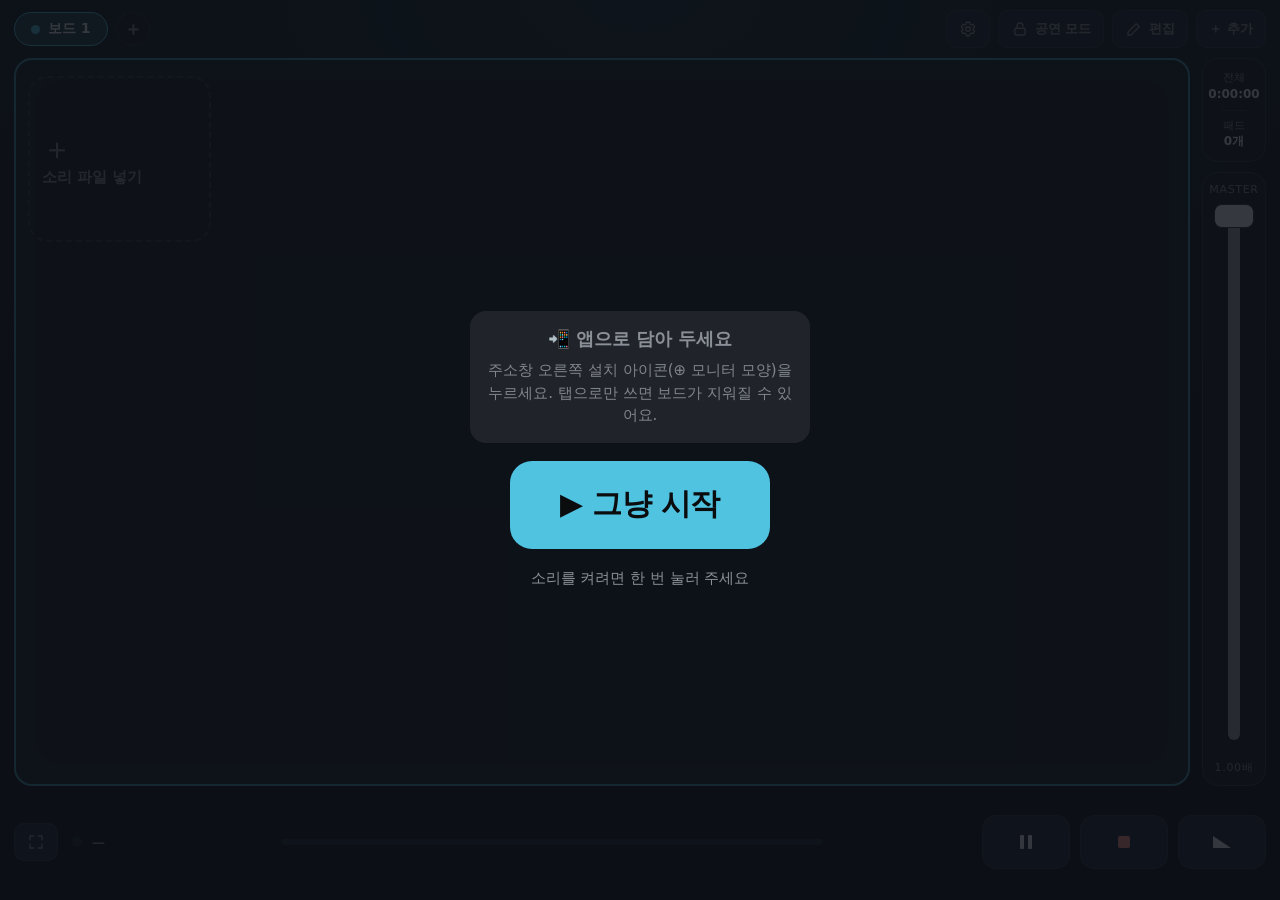
<file: app/index.html>
<!doctype html>
<html lang="ko" data-theme="dark">
<head>
<meta charset="utf-8">
<meta name="viewport" content="width=device-width, initial-scale=1, maximum-scale=1, user-scalable=no, viewport-fit=cover">
<meta name="apple-mobile-web-app-capable" content="yes">
<meta name="mobile-web-app-capable" content="yes">
<meta name="apple-mobile-web-app-status-bar-style" content="black-translucent">
<meta name="apple-mobile-web-app-title" content="DuckQ">
<meta name="theme-color" content="#0d1017">
<title>DuckQ Board</title>
<meta name="description" content="프로·아마추어 공연용 사운드보드. 설치 없이 폰·태블릿·노트북 어디서나.">
<meta property="og:type" content="website">
<meta property="og:url" content="https://bau8584.github.io/duckq-board/app/">
<meta property="og:site_name" content="DuckQ">
<meta property="og:title" content="DuckQ · 무료 공연 사운드보드">
<meta property="og:description" content="프로·아마추어 공연용 사운드보드. 설치 없이 폰·태블릿·노트북 어디서나.">
<meta property="og:image" content="https://bau8584.github.io/duckq-board/app/og-kkyu.png">
<meta property="og:image:width" content="1200">
<meta property="og:image:height" content="630">
<meta name="twitter:card" content="summary_large_image">
<link rel="icon" type="image/png" href="icon-kkyu-192.png">
<link rel="apple-touch-icon" href="apple-touch-icon-kkyu.png">
<link rel="manifest" href="manifest.webmanifest">
<script>try{var s=JSON.parse(localStorage.getItem('duckq-board-v1'));if(s&&s.settings&&s.settings.theme==='light')document.documentElement.dataset.theme='light'}catch(e){}</script>
<link rel="stylesheet" href="style.css?v=0.3.118">
<link rel="stylesheet" href="cue.css?v=0.3.118">
<link rel="modulepreload" href="rnnoise.js?v=0.3.118">
<link rel="preload" href="rnnoise.wasm?v=0.3.118" as="fetch" crossorigin>
</head>
<body>
<div class="app" id="app">
  <!-- 윗줄: 왼쪽 보드 탭 · 오른쪽 편집류(작게) -->
  <div class="top">
    <div class="tabs" id="tabs"></div>
    <div class="grp r">
      <button class="ibtn" id="btnSet" aria-label="설정"><svg viewBox="0 0 24 24"><circle cx="12" cy="12" r="3"/><path d="M19 12a7 7 0 0 0-.1-1.2l2-1.5-2-3.4-2.3.9a7 7 0 0 0-2-1.2L14.2 3h-4.4l-.4 2.6a7 7 0 0 0-2 1.2l-2.3-.9-2 3.4 2 1.5A7 7 0 0 0 5 12c0 .4 0 .8.1 1.2l-2 1.5 2 3.4 2.3-.9c.6.5 1.3.9 2 1.2l.4 2.6h4.4l.4-2.6c.7-.3 1.4-.7 2-1.2l2.3.9 2-3.4-2-1.5c.1-.4.1-.8.1-1.2z"/></svg></button>
      <button class="ibtn" id="btnLock" aria-label="공연 모드 (편집 막기)"><svg viewBox="0 0 24 24"><rect x="5" y="11" width="14" height="9" rx="2"/><path id="lockArc" d="M8 11V8a4 4 0 0 1 8 0"/></svg><span id="lockTxt">공연 모드</span></button>
      <button class="ibtn" id="btnEdit"><svg viewBox="0 0 24 24"><path d="M4 20h4L19 9l-4-4L4 16z"/></svg><span>편집</span></button>
      <button class="ibtn add" id="btnAdd">＋ 추가</button>
    </div>
  </div>

  <div class="stage">
    <div class="tray" id="tray"><div class="grid" id="grid"></div></div>
    <div class="side"><div class="total" id="total"></div><div class="master" id="master"><span>MASTER</span><div class="slider" id="mSlider"><i id="mFill"></i><u id="mKnob"></u></div><span id="mVal">100%</span></div></div>
  </div>

  <div class="bottom">
    <button class="ibtn" id="btnFull" aria-label="전체화면"><svg viewBox="0 0 24 24"><path d="M4 9V4h5M20 9V4h-5M4 15v5h5M20 15v5h-5"/></svg></button>
    <div class="plays" id="plays"></div>
    <div class="ctl">
      <button class="cbtn" id="btnPause" aria-label="전체 일시정지"><svg viewBox="0 0 24 24" id="pauseIc"><rect x="6" y="5" width="4" height="14" rx="1"/><rect x="14" y="5" width="4" height="14" rx="1"/></svg></button>
      <button class="cbtn stop" id="btnStop" aria-label="전체 정지"><svg viewBox="0 0 24 24"><rect x="6" y="6" width="12" height="12" rx="2"/></svg></button>
      <button class="cbtn" id="btnFade" aria-label="전체 페이드아웃"><svg viewBox="0 0 24 24"><path d="M3 6v12h18z"/></svg></button>
    </div>
  </div>
  <!-- 폰 세로에서만 보임: 아래 탭 [큐]/[패드] (아이패드엔 안 보임) -->
  <div class="ptabs" id="ptabs"><button data-v="cue">큐</button><button data-v="pad">패드</button></div>
</div>

<div class="selbar" id="selBar" hidden></div>
<div class="sheet-wrap" id="sheetWrap" hidden><div class="arw" id="sheetArw" hidden></div><div class="sheet" id="sheet"></div></div>
<div class="ov" id="sleepOv" style="z-index:30" hidden onclick="location.reload()"><button class="go">↻ 이 창 다시 쓰기</button><p>다른 창에서 DuckQ Board가 열려서 이 창은 쉬는 중이에요<br>(저장하지 않아요 · 누르면 새 판을 읽고 이 창이 다시 주인이 돼요)</p></div>
<div class="ov" id="startOv"><div class="inst" id="instBox" hidden><b>📲 앱으로 담아 두세요</b><p id="instTxt"></p><ol class="steps" id="instSteps" hidden><li><span>① 사파리 아래 <b>···</b> 누르고</span><img src="ios-1.webp?v=0.3.118" alt="공유"></li><li><span>② 아래 <b>더 보기</b></span><img src="ios-2.webp?v=0.3.118" alt="더 보기" class="sm"></li><li><span>③ 맨 아래</span><img src="ios-3.webp?v=0.3.118" alt="홈 화면에 추가"></li></ol><button id="btnInst" hidden>앱으로 설치</button></div><button class="go" id="btnStart">▶ 시작</button><p>소리를 켜려면 한 번 눌러 주세요</p></div>
<div class="ov" id="oustOv" hidden><p>다른 창에서 DuckQ가 열려서<br>이 창은 소리를 껐어요.</p><button class="go" id="btnReload">여기서 다시 쓰기</button></div>
<div class="toast" id="toast" hidden></div>
<input type="file" id="files" class="vh" multiple accept="audio/*,video/*,.m4a,.mp3,.wav,.aac,.ogg" tabindex="-1" aria-hidden="true">
<input type="file" id="zipIn" class="vh" accept=".zip,application/zip" tabindex="-1" aria-hidden="true">

<script src="engine.js?v=0.3.118"></script>
<script src="cut.js?v=0.3.118"></script>
<script src="zip.js?v=0.3.118"></script>
<script src="store.js?v=0.3.118"></script>
<script src="app.js?v=0.3.118"></script>
<script src="rehearse.js?v=0.3.118"></script>
<script src="cue.js?v=0.3.118"></script>
</body>
</html>
</file>
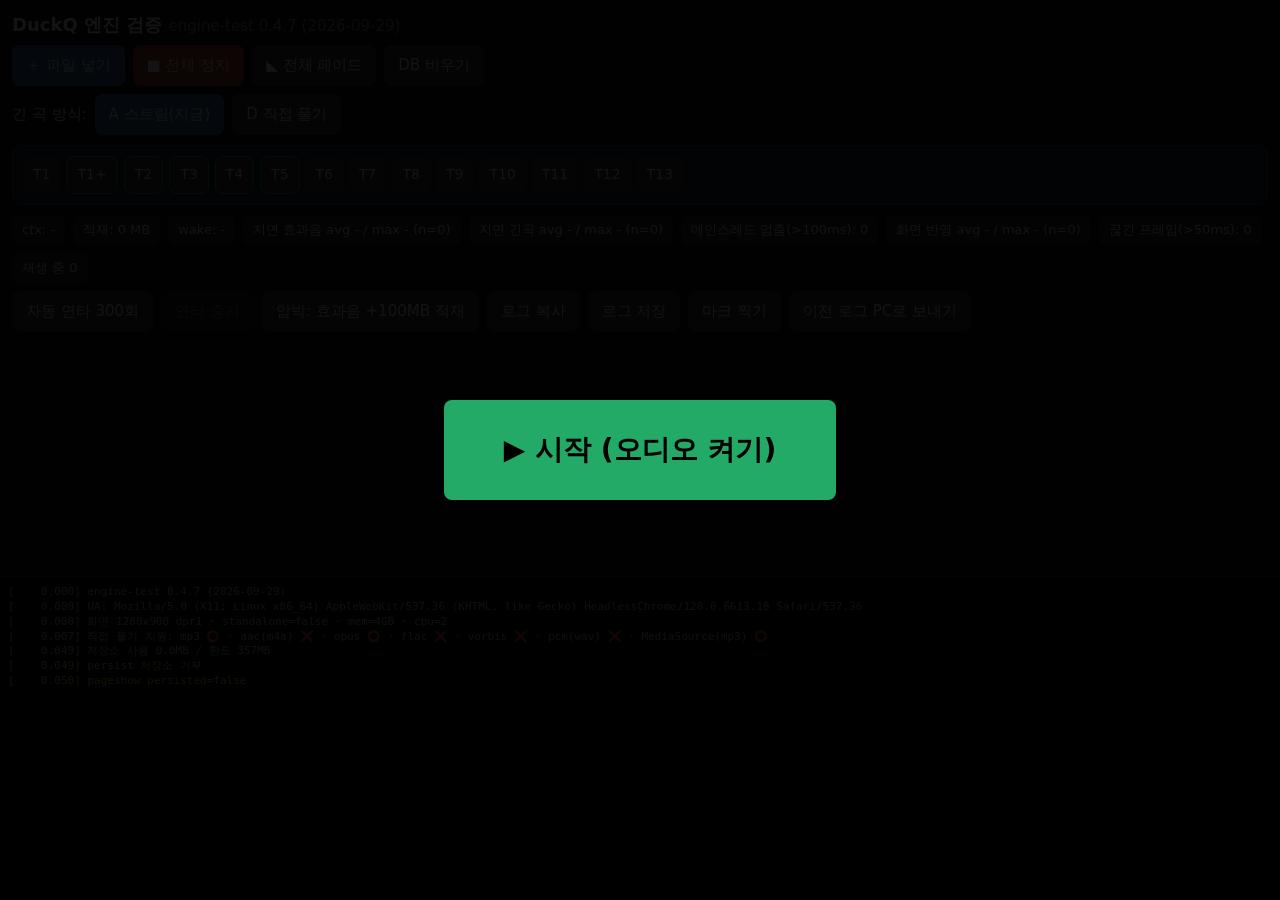
<file: test/engine.html>
<!DOCTYPE html>
<html lang="ko">
<head>
<meta charset="utf-8">
<meta name="viewport" content="width=device-width, initial-scale=1, maximum-scale=1, user-scalable=no, viewport-fit=cover">
<meta name="apple-mobile-web-app-capable" content="yes">
<meta name="mobile-web-app-capable" content="yes">
<meta name="apple-mobile-web-app-status-bar-style" content="black">
<title>DuckQ 엔진 검증</title>
<style>
  :root { color-scheme: dark; }
  * { box-sizing: border-box; -webkit-tap-highlight-color: transparent; }
  body { margin: 0; font: 15px/1.4 -apple-system, system-ui, sans-serif; background: #111; color: #eee; padding: 12px; padding-bottom: 40vh; user-select: none; -webkit-user-select: none; }
  h1 { font-size: 18px; margin: 0 0 8px; }
  .row { display: flex; flex-wrap: wrap; gap: 8px; align-items: center; margin-bottom: 8px; }
  html, body, button, label { touch-action: manipulation; -webkit-user-select: none; user-select: none; -webkit-touch-callout: none; }
  button { font: inherit; padding: 10px 14px; border: 0; border-radius: 8px; background: #333; color: #eee; cursor: pointer; }
  button:active { background: #555; }
  button.primary { background: #2a6; color: #000; font-weight: 700; }
  button.danger { background: #a33; }
  button:disabled { opacity: .4; }
  label.file { display: inline-block; padding: 10px 14px; background: #36a; border-radius: 8px; cursor: pointer; }
  label.file input { display: none; }
  .stat { background: #222; border-radius: 8px; padding: 6px 10px; font-size: 13px; }
  .stat.warn { background: #a52; }
  .stat.bad { background: #a22; }
  #grid { display: grid; grid-template-columns: repeat(auto-fill, minmax(120px, 1fr)); gap: 8px; margin: 12px 0; }
  .pad { position: relative; height: 84px; border-radius: 10px; background: #2a2a2a; border: 2px solid #444; overflow: hidden; display: flex; flex-direction: column; justify-content: center; align-items: center; text-align: center; padding: 6px; cursor: pointer; touch-action: manipulation; }
  .pad.sfx { border-color: #38a; }
  .pad.long { border-color: #a83; }
  .pad.playing { border-color: #fff; background: #3a3a3a; box-shadow: 0 0 0 2px #fff inset; }
  .pad.fading { border-color: #fa0; }
  .pad .name { font-size: 12px; overflow: hidden; display: -webkit-box; -webkit-line-clamp: 2; -webkit-box-orient: vertical; word-break: break-all; }
  .pad .meta { font-size: 10px; color: #aaa; margin-top: 4px; font-variant-numeric: tabular-nums; }
  .pad .bar { position: absolute; left: 0; bottom: 0; height: 4px; background: #2a6; width: 100%; transform: scaleX(0); transform-origin: left; }
  #mission { background: #1c2330; border: 1px solid #2d4a6b; border-radius: 10px; padding: 10px; margin: 10px 0; }
  #mList { display: flex; flex-wrap: wrap; gap: 6px; }
  #mList button { padding: 8px 10px; font-size: 14px; }
  #mList button.sel { background: #36a; }
  #mList button.done::after { content: ' ✅'; }
  #mList button.auto { border: 1px solid #2a6; }
  #mBody { margin-top: 10px; display: none; }
  #mTitle { font-weight: 700; font-size: 16px; }
  #mGuide { color: #cde; font-size: 14px; margin: 6px 0; white-space: pre-line; }
  #mProg { font-size: 22px; font-weight: 700; font-variant-numeric: tabular-nums; margin: 6px 0; }
  #mFeel { display: none; margin-top: 8px; }
  #mFeel button { margin: 0 4px 4px 0; }
  #mFeel button.sel { background: #36a; }
  #mMemo { width: 100%; font: inherit; padding: 8px; margin: 4px 0; border-radius: 6px; border: 1px solid #444; background: #111; color: #eee; -webkit-user-select: text; user-select: text; }
  #log { position: fixed; left: 0; right: 0; bottom: 0; height: 36vh; background: #000; color: #9f9; font: 11px/1.35 ui-monospace, Menlo, monospace; overflow-y: auto; padding: 8px; border-top: 1px solid #333; white-space: pre-wrap; word-break: break-all; user-select: text; -webkit-user-select: text; }
  .row button.sel { background: #36a; }
  #log .e { color: #f66; } #log .w { color: #fc6; } #log .i { color: #9cf; }
  #overlay { position: fixed; inset: 0; background: rgba(0,0,0,.92); display: flex; align-items: center; justify-content: center; z-index: 9; }
  #overlay button { font-size: 28px; padding: 30px 60px; }
</style>
</head>
<body>
<div id="overlay"><button class="primary" id="btnStart">▶ 시작 (오디오 켜기)</button></div>

<h1>DuckQ 엔진 검증 <small id="ver" style="color:#888;font-weight:400"></small></h1>

<div class="row">
  <label class="file">＋ 파일 넣기<input type="file" id="files" multiple accept="audio/*,video/*,.m4a,.mp3,.wav,.aac,.ogg"></label>
  <button id="btnStopAll" class="danger">■ 전체 정지</button>
  <button id="btnFadeAll">◣ 전체 페이드</button>
  <button id="btnClear">DB 비우기</button>
</div>
<div class="row">
  <span>긴 곡 방식:</span>
  <button id="btnModeA">A 스트림(지금)</button>
  <button id="btnModeD">D 직접 풀기</button>
</div>
<div id="mission">
  <div id="mList"></div>
  <div id="mBody">
    <div id="mTitle"></div>
    <div id="mGuide"></div>
    <div id="mProg"></div>
    <button id="mStart" class="primary">시작</button>
    <button id="mEnd" disabled>끝</button>
    <div id="mFeel">
      <div>어땠나요?</div>
      <div id="mFeelBtns"></div>
      <input id="mMemo" placeholder="한 줄 메모 (안 써도 됨)">
      <button id="mSave" class="primary">기록</button>
    </div>
  </div>
</div>

<div class="row">
  <span class="stat" id="stCtx">ctx: -</span>
  <span class="stat" id="stLoad">적재: 0 MB</span>
  <span class="stat" id="stWake">wake: -</span>
  <span class="stat" id="stLat">지연 효과음 avg - / max - (n=0)</span>
  <span class="stat" id="stLatL">지연 긴곡 avg - / max - (n=0)</span>
  <span class="stat" id="stJank">메인스레드 멈춤(>100ms): 0</span>
  <span class="stat" id="stUi">화면 반영 avg - / max - (n=0)</span>
  <span class="stat" id="stFrames">끊긴 프레임(>50ms): 0</span>
  <span class="stat" id="stPlaying">재생 중 0</span>
</div>
<div class="row">
  <button id="btnBurst">자동 연타 300회</button>
  <button id="btnBurstStop" disabled>연타 중지</button>
  <button id="btnPress">압박: 효과음 +100MB 적재</button>
  <button id="btnCopy">로그 복사</button>
  <button id="btnDl">로그 저장</button>
  <button id="btnMark">마크 찍기</button>
  <button id="btnImport">이전 로그 PC로 보내기</button>
</div>
<div id="importBox" style="display:none;margin:8px 0">
  <textarea id="importText" rows="6" style="width:100%;font:12px monospace" placeholder="예전 로그를 여기에 붙여넣기"></textarea>
  <button id="btnImportSend" class="primary">보내기</button>
</div>

<div id="grid"></div>
<div id="log"></div>

<script>
'use strict';
const VER = 'engine-test 0.4.7 (2026-09-29)';
const SFX_MAX_SEC = 30;          // 이 이하 → 메모리 적재(AudioBuffer), 초과 → 스트리밍(<audio>)
const FADE_SEC = 2;
const WARN_BYTES = 300 * 1024 * 1024;
const $ = id => document.getElementById(id);
$('ver').textContent = VER;

// ---------- 로그 ----------
const logLines = [];
const t0 = performance.now();
function log(msg, cls) {
  const t = ((performance.now() - t0) / 1000).toFixed(3).padStart(9);
  const line = `[${t}] ${msg}`;
  logLines.push(line);
  logQueue.push([line, cls]);
  if (!logRaf) logRaf = requestAnimationFrame(flushLogDom);
}
// 탭마다 로그 창을 다시 그리면 화면이 버벅여서, 한 프레임에 모아 한 번만 붙인다.
const logQueue = []; let logRaf = 0;
function flushLogDom() {
  logRaf = 0;
  const box = $('log');
  const atBottom = box.scrollTop + box.clientHeight >= box.scrollHeight - 30;
  const frag = document.createDocumentFragment();
  for (const [line, cls] of logQueue.splice(0)) {
    const el = document.createElement('div');
    if (cls) el.className = cls;
    el.textContent = line; frag.appendChild(el);
  }
  box.appendChild(frag);
  while (box.childElementCount > 300) box.removeChild(box.firstChild);
  if (atBottom) box.scrollTop = box.scrollHeight;
}
window.addEventListener('error', e => log('JS 오류: ' + e.message + ' @' + e.lineno, 'e'));
window.addEventListener('unhandledrejection', e => log('Promise 오류: ' + (e.reason && e.reason.message || e.reason), 'e'));

log(VER, 'i');
log('UA: ' + navigator.userAgent, 'i');
log(`화면 ${screen.width}x${screen.height} dpr${devicePixelRatio} · standalone=${navigator.standalone === true || matchMedia('(display-mode: standalone)').matches} · mem=${navigator.deviceMemory || '?'}GB · cpu=${navigator.hardwareConcurrency || '?'}`, 'i');
if (navigator.storage && navigator.storage.estimate) navigator.storage.estimate().then(e => log(`저장소 사용 ${(e.usage/1048576).toFixed(1)}MB / 한도 ${(e.quota/1048576).toFixed(0)}MB`, 'i'));
// 긴 곡을 '직접 풀기(WebCodecs)'로 틀 수 있는지 형식별로 확인 — 스트림 방식 대안 고르기용
(async () => {
  if (!('AudioDecoder' in window)) return log('직접 풀기(AudioDecoder) 없음', 'w');
  const codecs = { mp3: 'mp3', 'aac(m4a)': 'mp4a.40.2', opus: 'opus', flac: 'flac', vorbis: 'vorbis', 'pcm(wav)': 'pcm-s16' };
  const res = [];
  for (const [name, codec] of Object.entries(codecs)) {
    let ok = false;
    for (const sampleRate of [44100, 48000]) {
      try { ok = ok || (await AudioDecoder.isConfigSupported({ codec, sampleRate, numberOfChannels: 2 })).supported; } catch {}
    }
    res.push(`${name} ${ok ? '⭕' : '❌'}`);
  }
  const mms = window.ManagedMediaSource || window.MediaSource;
  res.push(`MediaSource(mp3) ${mms && mms.isTypeSupported && mms.isTypeSupported('audio/mpeg') ? '⭕' : '❌'}${window.ManagedMediaSource ? '(Managed)' : ''}`);
  log('직접 풀기 지원: ' + res.join(' · '), 'i');
})();
if (navigator.storage && navigator.storage.persist) navigator.storage.persist().then(ok => log('persist 저장소 ' + (ok ? '허용' : '거부'), ok ? 'i' : 'w'));

// ---------- IndexedDB ----------
let db;
function openDB() {
  return new Promise((res, rej) => {
    const r = indexedDB.open('duckq-engine-test', 1);
    r.onupgradeneeded = () => r.result.createObjectStore('files', { keyPath: 'id' });
    r.onsuccess = () => res(r.result);
    r.onerror = () => rej(r.error);
  });
}
function idb(mode, fn) {
  return new Promise((res, rej) => {
    const tx = db.transaction('files', mode);
    const st = tx.objectStore('files');
    const req = fn(st);
    tx.oncomplete = () => res(req && req.result);
    tx.onerror = () => rej(tx.error);
  });
}

// ---------- 오디오 엔진 ----------
let ctx, master;
const tracks = [];        // {id,name,size,dur,kind:'sfx'|'long',blob,buffer?,el?,node?,gain?,playing,startedAt,fading}
let loadedBytes = 0;
const lat = { sfx: [], long: [] };
let jank = 0;

function ensureCtx() {
  if (!ctx) {
    ctx = new (window.AudioContext || window.webkitAudioContext)({ latencyHint: 'interactive' });
    master = ctx.createGain();
    master.connect(ctx.destination);
    ctx.onstatechange = () => {
      log(`ctx.state → ${ctx.state}`, ctx.state === 'running' ? 'i' : 'w');
      if (ctx.state !== 'running' && ctx.state !== 'closed') {
        ctx.resume().then(() => log('ctx.resume() 자동 복귀 OK'), e => log('ctx.resume() 실패: ' + e.message, 'e'));
      }
    };
    log(`AudioContext 생성 sr=${ctx.sampleRate} base=${(ctx.baseLatency*1000).toFixed(1)}ms out=${((ctx.outputLatency||0)*1000).toFixed(1)}ms`, 'i');
  }
  return ctx.resume();
}
// 4회차 T8: 홈에 다녀오면 ctx가 'running'이라 말하면서 소리가 안 나감(A·D·효과음 모두) → 다녀오면 새로 만든다.
// 새 ctx는 손 탭 안에서 만들어야 소리가 나므로, 돌아올 때는 표시만 하고 다음 탭에서 만든다.
let needRebuild = false;
function rebuildCtx() {
  needRebuild = false;
  const old = ctx, s = performance.now();
  tracks.forEach(t => { stop(t); if (t.kind === 'long') dropEl(t); });
  old.onstatechange = null; ctx = null; try { old.close(); } catch {}
  ensureCtx();
  const b = ctx.createBuffer(1, 1, ctx.sampleRate), z = ctx.createBufferSource(); z.buffer = b; z.connect(ctx.destination); z.start();
  tracks.forEach(t => { if (t.kind === 'long') { t.gain = ctx.createGain(); t.gain.connect(master); if (longMode === 'A' || !t.d) ensureEl(t); } });
  log(`소리 출구 새로 만듦 (${(performance.now() - s).toFixed(0)}ms)`, 'i');
}
function updCtx() { $('stCtx').textContent = 'ctx: ' + (ctx ? ctx.state : '-'); }
setInterval(updCtx, 500);

function fmtMB(b) { return (b / 1048576).toFixed(1) + ' MB'; }
function updLoad() {
  const s = $('stLoad');
  s.textContent = '적재: ' + fmtMB(loadedBytes);
  s.className = 'stat' + (loadedBytes > WARN_BYTES ? ' bad' : loadedBytes > WARN_BYTES * .8 ? ' warn' : '');
}
function updLat() {
  const f = (arr, el, label) => {
    if (!arr.length) return;
    const avg = arr.reduce((a, b) => a + b, 0) / arr.length, max = Math.max(...arr);
    el.textContent = `지연 ${label} avg ${avg.toFixed(1)} / max ${max.toFixed(1)}ms (n=${arr.length})`;
    const lim = label === '효과음' ? 20 : 100;
    el.className = 'stat' + (avg > lim ? ' bad' : max > lim * 2.5 ? ' warn' : '');
  };
  f(lat.sfx, $('stLat'), '효과음'); f(lat.long, $('stLatL'), '긴곡');
}
function updPlaying() { $('stPlaying').textContent = '재생 중 ' + tracks.filter(t => t.playing).length; }

function probeDuration(blob) {
  return new Promise(res => {
    const a = new Audio(); const u = URL.createObjectURL(blob);
    const done = d => { URL.revokeObjectURL(u); a.src = ''; res(d); };
    a.preload = 'metadata';
    a.onloadedmetadata = () => done(isFinite(a.duration) ? a.duration : 9999);
    a.onerror = () => done(-1);
    a.src = u;
  });
}

async function addTrack(rec, fromDB) {
  const t = { id: rec.id, name: rec.name, size: rec.size, blob: rec.blob, dur: rec.dur, kind: rec.kind, playing: false, fading: false };
  const s = performance.now();
  if (t.kind === 'sfx') {
    try {
      const buf = await ctx.decodeAudioData(await rec.blob.arrayBuffer());
      t.buffer = buf;
      const bytes = buf.length * buf.numberOfChannels * 4;
      loadedBytes += bytes; updLoad();
      log(`효과음 적재 "${t.name}" ${t.dur.toFixed(1)}s ${fmtMB(bytes)} (${(performance.now()-s).toFixed(0)}ms) 총 ${fmtMB(loadedBytes)}`);
      if (loadedBytes > WARN_BYTES) log(`⚠ 적재 총량 ${fmtMB(loadedBytes)} > 300MB 경고`, 'w');
    } catch (e) { log(`디코딩 실패 "${t.name}": ${e.message}`, 'e'); return; }
  } else {
    t.gain = ctx.createGain(); t.gain.connect(master);
    try { t.d = await probeD(t); } catch (e) { t.d = null; log(`D 살펴보기 실패 "${t.name}": ${e.message}`, 'w'); }
    if (longMode === 'A' || !t.d) ensureEl(t);   // D로 틀 곡엔 <audio>를 안 만든다 (놀고 있는 <audio>가 D 소리를 흔듦 — 3회차)
    log(`긴 곡 등록 "${t.name}" ${(t.dur/60).toFixed(1)}분 ${fmtMB(t.size)} · ` + (t.d ? `D 가능 ${t.d.fmt} ${t.d.sr}Hz ${t.d.ch}ch` + (t.d.sr !== ctx.sampleRate ? ` (ctx ${ctx.sampleRate}Hz로 변환)` : '') : 'D 불가 → A만'));
  }
  tracks.push(t);
  makePad(t);
  return t;
}

// 방식 A용 <audio>. D로 틀 때는 없어야 한다: 뒤에서 파일을 읽다 멈칫(stalled)하면 화면·D 소리가 같이 튄다.
function ensureEl(t) {
  if (t.el) return t.el;
  t.url = URL.createObjectURL(t.blob);
  const el = new Audio(); el.preload = 'auto'; el.src = t.url; el.crossOrigin = 'anonymous';
  ['stalled', 'waiting', 'suspend', 'error', 'ended'].forEach(ev => el.addEventListener(ev, () => {
    if (t.el !== el) return;
    if (ev === 'ended') { t.playing = false; setPad(t); updPlaying(); log(`끝남 "${t.name}"`); }
    else if (ev === 'error') log(`<audio> error "${t.name}" code=${el.error && el.error.code}`, 'e');
    else log(`<audio> ${ev} "${t.name}" @${el.currentTime.toFixed(1)}s` + (t.playing ? '' : ' (재생 안 하는 중)'), 'w');
  }));
  t.el = el;
  t.node = ctx.createMediaElementSource(el); t.node.connect(t.gain);
  return el;
}
function dropEl(t) {
  if (!t.el) return;
  const el = t.el; t.el = null;
  el.pause(); el.removeAttribute('src'); el.load();
  try { t.node.disconnect(); } catch {}
  t.node = null; URL.revokeObjectURL(t.url);
}

function makePad(t) {
  const d = document.createElement('div');
  d.className = 'pad ' + t.kind; d.id = 'pad-' + t.id;
  d.innerHTML = `<div class="name"></div><div class="meta"></div><div class="bar"></div>`;
  d.querySelector('.name').textContent = t.name;
  d.querySelector('.meta').textContent = (t.kind === 'sfx' ? t.dur.toFixed(1) + 's · 메모리' : (t.dur/60).toFixed(1) + '분 · ' + (t.d ? 'D ' + t.d.fmt : 'A만'));
  d.addEventListener('pointerdown', e => { e.preventDefault(); tap(t, e.timeStamp); });
  $('grid').appendChild(d);
  t.pad = d; t.bar = d.querySelector('.bar');
}
function setPad(t) {
  t.pad.classList.toggle('playing', t.playing);
  t.pad.classList.toggle('fading', t.fading);
  if (!t.playing) t.bar.style.transform = 'scaleX(0)';
}

// 손가락 닿음 → 화면에 불 켜짐/꺼짐까지. 소유자가 느낀 '켜고 끌 때 렉'을 잰다.
const uiLat = [];
function tap(t, touchTs) {
  if (!ctx) return;
  const inWait = touchTs != null ? performance.now() - touchTs : 0;   // 손 닿고 코드가 불리기까지
  if (touchTs != null && t.kind === 'sfx') missionTap();   // 페이드 중 무시되는 탭도 센다
  let what;
  if (t.playing && !t.fading) { fadeOut(t); what = '끔'; }
  else if (t.playing && t.fading) return;   // 페이드 중엔 무시
  else { play(t); what = '켬'; }
  if (touchTs == null || document.visibilityState !== 'visible') return;   // 숨겨진 화면은 그리지 않아 잴 수 없음
  requestAnimationFrame(() => requestAnimationFrame(() => {   // 두 번째 프레임 = 바뀐 화면이 실제로 그려진 뒤
    const ui = performance.now() - touchTs;
    uiLat.push(ui); updUi();
    log(`화면 ${what} "${t.name}" ${ui.toFixed(0)}ms (입력 대기 ${inWait.toFixed(0)})`, ui > 100 ? 'w' : undefined);
  }));
}
function updUi() {
  const avg = uiLat.reduce((a, b) => a + b, 0) / uiLat.length, max = Math.max(...uiLat);
  $('stUi').textContent = `화면 반영 avg ${avg.toFixed(0)} / max ${max.toFixed(0)}ms (n=${uiLat.length})`;
  $('stUi').className = 'stat' + (avg > 100 ? ' bad' : max > 200 ? ' warn' : '');
}

function play(t, offset) {
  const tapPerf = performance.now();
  if (needRebuild) rebuildCtx();
  if (ctx.state !== 'running') { log('탭 시 ctx.state=' + ctx.state + ' → resume', 'w'); ctx.resume(); }
  t.playing = true; t.fading = false; t.startedAt = performance.now() - (offset || 0) * 1000;
  if (t.kind === 'sfx') {
    const src = ctx.createBufferSource(); src.buffer = t.buffer;
    const g = ctx.createGain(); src.connect(g); g.connect(master);
    t.src = src; t.gain = g;
    src.onended = () => { if (t.src === src) { t.playing = false; t.fading = false; setPad(t); updPlaying(); } };
    src.start();
    // 지연 = 코드 실행까지 + 오디오 하드웨어 지연(base+output). 실제 스피커 소리와 가장 가까운 추정치.
    const code = performance.now() - tapPerf, hw = (ctx.baseLatency + (ctx.outputLatency || 0)) * 1000, ms = code + hw;
    lat.sfx.push(ms); updLat();
    log(`GO 효과음 "${t.name}" 지연 ${ms.toFixed(1)}ms (코드 ${code.toFixed(1)} + 장치 ${hw.toFixed(1)})`);
  } else if (longMode === 'D' && t.d) {
    t.gain.gain.cancelScheduledValues(ctx.currentTime); t.gain.gain.setValueAtTime(1, ctx.currentTime);
    playD(t, offset || 0, tapPerf);
  } else {
    if (longMode === 'D') log(`D 불가 형식 → A로 "${t.name}"`, 'w');
    const el = ensureEl(t);
    t.gain.gain.cancelScheduledValues(ctx.currentTime); t.gain.gain.setValueAtTime(1, ctx.currentTime);
    if (offset != null) el.currentTime = offset; else if (el.ended || el.currentTime >= el.duration - 0.05) el.currentTime = 0;
    const onPlaying = () => {
      el.removeEventListener('playing', onPlaying);
      const code = performance.now() - tapPerf, hw = (ctx.baseLatency + (ctx.outputLatency || 0)) * 1000, ms = code + hw;
      lat.long.push(ms); updLat();
      log(`GO 긴 곡 "${t.name}" @${el.currentTime.toFixed(1)}s 지연 ${ms.toFixed(1)}ms (코드 ${code.toFixed(1)} + 장치 ${hw.toFixed(1)})`);
    };
    el.addEventListener('playing', onPlaying);
    el.play().catch(e => { log(`play() 거부 "${t.name}": ${e.message}`, 'e'); t.playing = false; setPad(t); });
  }
  setPad(t); updPlaying();
}

function fadeOut(t) {
  if (!t.playing) return;
  t.fading = true; setPad(t);
  const now = ctx.currentTime;
  t.gain.gain.cancelScheduledValues(now);
  t.gain.gain.setValueAtTime(t.gain.gain.value, now);
  t.gain.gain.linearRampToValueAtTime(0, now + FADE_SEC);
  log(`페이드아웃 ${FADE_SEC}s "${t.name}"`);
  setTimeout(() => stop(t), FADE_SEC * 1000 + 50);
}
function stop(t) {
  if (!t.playing) return;
  if (t.kind === 'sfx') { try { t.src.stop(); } catch {} t.src = null; }
  else if (t.ds) { t.ds.stop(); t.ds = null; }
  else if (t.el) { t.el.pause(); }
  t.playing = false; t.fading = false; setPad(t); updPlaying();
}
$('btnStopAll').onclick = () => { log('■ 전체 정지', 'i'); if (burstTimer) stopBurst(); tracks.forEach(stop); };
$('btnFadeAll').onclick = () => { log('◣ 전체 페이드', 'i'); tracks.forEach(t => t.playing && !t.fading && fadeOut(t)); };

function posOf(t) {
  if (t.kind === 'sfx') return (performance.now() - t.startedAt) / 1000;
  return t.ds ? t.ds.pos() : t.el ? t.el.currentTime : 0;
}

// ---------- 긴 곡 방식 A(지금 <audio>) / D(직접 풀기) ----------
let longMode = (() => { try { return localStorage.getItem('duckq-long-mode') === 'D' ? 'D' : 'A'; } catch { return 'A'; } })();
function drawMode() { $('btnModeA').classList.toggle('sel', longMode === 'A'); $('btnModeD').classList.toggle('sel', longMode === 'D'); }
function setMode(m) {
  if (m === longMode) return;
  tracks.forEach(t => t.kind === 'long' && stop(t));
  if (m === 'D') tracks.forEach(t => t.kind === 'long' && t.d && dropEl(t));
  longMode = m; try { localStorage.setItem('duckq-long-mode', m); } catch {}
  drawMode(); log(`긴 곡 방식 → ${m === 'A' ? 'A 스트림' : 'D 직접 풀기'}`, 'i');
}
$('btnModeA').onclick = () => setMode('A');
$('btnModeD').onclick = () => {
  if (!('AudioDecoder' in window)) log('AudioDecoder 없음 — wav만 D, 나머지는 A로 틀어요', 'w');
  setMode('D');
};
drawMode();

// ---------- D: 긴 곡 직접 풀기 (WebCodecs) ----------
// <audio> 없이 저장 파일을 조금씩 읽어 풀고, 1초짜리 AudioBuffer 조각을 Web Audio 시간표에 이어 붙인다.
// 메모리 = 앞으로 틀 몇 초분만. 페이드는 효과음과 같은 GainNode.
const D_START_PAD = 0.03, D_CHUNK_SEC = 1, D_FIRST_SEC = 0.2, D_AHEAD_SEC = 4, D_READ = 256 * 1024, D_HEAD = 64 * 1024;
const str4 = (b, o) => String.fromCharCode(b[o], b[o + 1], b[o + 2], b[o + 3]);
// 파일 앞 64KB는 등록 때 읽어 둔다 → 누를 때 저장소를 안 기다림
async function readBytes(t, s, e) {
  if (e <= t.head.length) return t.head.subarray(s, e);
  return new Uint8Array(await t.blob.slice(s, e).arrayBuffer());
}
async function probeD(t) {
  t.head = new Uint8Array(await t.blob.slice(0, D_HEAD).arrayBuffer());
  const h = t.head;
  if (h.length < 12) return null;
  if (str4(h, 0) === 'RIFF' && str4(h, 8) === 'WAVE') return probeWav(t);
  if (!('AudioDecoder' in window)) return null;
  if (str4(h, 4) === 'ftyp') return probeMp4(t);
  return probeMp3(t);
}

// --- mp3: 프레임 머리를 읽어 한 프레임씩 자른다 ---
const MP3_BR1 = [0, 32, 40, 48, 56, 64, 80, 96, 112, 128, 160, 192, 224, 256, 320];
const MP3_BR2 = [0, 8, 16, 24, 32, 40, 48, 56, 64, 80, 96, 112, 128, 144, 160];
function mp3Hdr(b, i) {
  if (i + 4 > b.length || b[i] !== 0xFF || (b[i + 1] & 0xE0) !== 0xE0) return null;
  const ver = (b[i + 1] >> 3) & 3, layer = (b[i + 1] >> 1) & 3, bi = b[i + 2] >> 4, si = (b[i + 2] >> 2) & 3, pad = (b[i + 2] >> 1) & 1;
  if (ver === 1 || layer !== 1 || bi === 0 || bi === 15 || si === 3) return null;
  const v1 = ver === 3, sr = [44100, 48000, 32000][si] / (v1 ? 1 : ver === 2 ? 2 : 4);
  const br = (v1 ? MP3_BR1 : MP3_BR2)[bi] * 1000;
  return { sr, len: Math.floor((v1 ? 144 : 72) * br / sr) + pad, spf: v1 ? 1152 : 576, ch: (b[i + 3] >> 6) === 3 ? 1 : 2 };
}
function mp3Find(b, i) {   // 다음 프레임까지 맞아떨어지는 머리를 찾는다
  for (; i + 4 <= b.length; i++) {
    const h = mp3Hdr(b, i); if (!h) continue;
    if (i + h.len + 4 > b.length) return i;
    const h2 = mp3Hdr(b, i + h.len); if (h2 && h2.sr === h.sr) return i;
  }
  return -1;
}
async function probeMp3(t) {
  const h = t.head; let start = 0;
  if (h[0] === 0x49 && h[1] === 0x44 && h[2] === 0x33) start = 10 + (((h[6] & 127) << 21) | ((h[7] & 127) << 14) | ((h[8] & 127) << 7) | (h[9] & 127)) + (h[5] & 0x10 ? 10 : 0);
  const b = await readBytes(t, start, Math.min(t.size, start + 16384));
  const i = mp3Find(b, 0); if (i < 0) return null;
  const f = mp3Hdr(b, i);
  const cfg = { codec: 'mp3', sampleRate: f.sr, numberOfChannels: f.ch };
  if (!(await AudioDecoder.isConfigSupported(cfg)).supported) return null;
  return { fmt: 'mp3', cfg, sr: f.sr, ch: f.ch, dataStart: start + i, dataEnd: t.size, pktSec: f.spf / f.sr };
}
function mp3Reader(t, d, off) {
  let pos = off > 0 ? Math.floor(d.dataStart + Math.min(1, off / t.dur) * (d.dataEnd - d.dataStart)) : d.dataStart;
  let buf = new Uint8Array(0), bufPos = pos, resync = off > 0;
  return { async next(n) {
    const out = [];
    while (out.length < n) {
      let i = pos - bufPos;
      if (i + 4096 > buf.length && bufPos + buf.length < d.dataEnd) {
        const more = await readBytes(t, bufPos + buf.length, Math.min(d.dataEnd, bufPos + buf.length + D_READ));
        const nb = new Uint8Array(buf.length - i + more.length); nb.set(buf.subarray(i)); nb.set(more, buf.length - i);
        buf = nb; bufPos = pos; i = 0;
      }
      let h = resync ? null : mp3Hdr(buf, i);
      if (!h) {
        const j = mp3Find(buf, i);
        if (j < 0) { pos = bufPos + buf.length; if (pos >= d.dataEnd) break; continue; }
        i = j; pos = bufPos + j; h = mp3Hdr(buf, i); resync = false;
      }
      if (i + h.len > buf.length) break;   // 파일 끝의 잘린 프레임
      out.push(buf.slice(i, i + h.len)); pos += h.len;
    }
    return out;
  } };
}

// --- wav: 푸는 도구 없이 숫자만 옮긴다 ---
function probeWav(t) {
  const h = t.head, dv = new DataView(h.buffer, h.byteOffset, h.byteLength);
  let o = 12, fmt = null;
  while (o + 8 <= h.length) {
    const id = str4(h, o), sz = dv.getUint32(o + 4, true);
    if (id === 'fmt ') {
      fmt = { tag: dv.getUint16(o + 8, true), ch: dv.getUint16(o + 10, true), sr: dv.getUint32(o + 12, true), bits: dv.getUint16(o + 22, true) };
      if (fmt.tag === 0xFFFE && sz >= 40) fmt.tag = dv.getUint16(o + 32, true);
    } else if (id === 'data') {
      if (!fmt) return null;
      const pcm = fmt.tag === 3 && fmt.bits === 32 ? 'f32' : fmt.tag === 1 && (fmt.bits === 16 || fmt.bits === 24) ? 'i' + fmt.bits : null;
      if (!pcm) return null;
      const end = sz === 0 || sz === 0xFFFFFFFF ? t.size : Math.min(t.size, o + 8 + sz);
      return { fmt: 'wav', pcm, sr: fmt.sr, ch: fmt.ch, dataStart: o + 8, dataEnd: end, block: fmt.ch * fmt.bits / 8 };
    }
    o += 8 + sz + (sz & 1);
  }
  return null;
}
function wavReader(t, d, off) {
  let pos = d.dataStart + Math.floor(off * d.sr) * d.block;
  return { async nextPcm(frames) {
    const n = Math.floor((Math.min(d.dataEnd, pos + frames * d.block) - pos) / d.block); if (n <= 0) return null;
    const b = await readBytes(t, pos, pos + n * d.block); pos += n * d.block;
    const dv = new DataView(b.buffer, b.byteOffset, b.byteLength), bps = d.block / d.ch, out = [];
    for (let c = 0; c < d.ch; c++) out.push(new Float32Array(n));
    for (let f = 0; f < n; f++) for (let c = 0; c < d.ch; c++) {
      const o = f * d.block + c * bps;
      out[c][f] = d.pcm === 'f32' ? dv.getFloat32(o, true) : d.pcm === 'i16' ? dv.getInt16(o, true) / 32768 : ((dv.getInt8(o + 2) << 16) | (b[o + 1] << 8) | b[o]) / 8388608;
    }
    return out;
  } };
}

// --- m4a: mp4 포장에서 조각 위치표(moov)만 읽고, 조각은 그때그때 꺼낸다 ---
function boxes(b, s, e) {
  const dv = new DataView(b.buffer, b.byteOffset, b.byteLength), out = [];
  while (s + 8 <= e) {
    let sz = dv.getUint32(s), hd = 8;
    if (sz === 1) { sz = Number(dv.getBigUint64(s + 8)); hd = 16; } else if (sz === 0) sz = e - s;
    if (sz < hd) break;
    out.push({ type: str4(b, s + 4), d: s + hd, e: Math.min(e, s + sz) }); s += sz;
  }
  return out;
}
const kid = (b, box, type) => box ? boxes(b, box.d, box.e).find(x => x.type === type) : null;
function esdsASC(b) {
  let i = 0;
  const rd = () => { const tag = b[i++]; let len = 0; for (let k = 0; k < 4; k++) { const c = b[i++]; len = (len << 7) | (c & 127); if (!(c & 128)) break; } return [tag, len]; };
  let [tag, len] = rd(); if (tag !== 3) return null;
  i += 2; const fl = b[i++]; if (fl & 0x80) i += 2; if (fl & 0x40) i += 1 + b[i]; if (fl & 0x20) i += 2;
  [tag] = rd(); if (tag !== 4) return null; i += 13;
  [tag, len] = rd(); if (tag !== 5) return null;
  return b.slice(i, i + len);
}
async function probeMp4(t) {
  let o = 0, moov = null;
  while (o + 8 <= t.size) {
    const h = await readBytes(t, o, Math.min(t.size, o + 16)), dv = new DataView(h.buffer, h.byteOffset, h.byteLength);
    let sz = dv.getUint32(0); if (sz === 1) sz = Number(dv.getBigUint64(8)); else if (sz === 0) sz = t.size - o;
    if (str4(h, 4) === 'moov') { moov = await readBytes(t, o, o + sz); break; }
    if (sz < 8) return null; o += sz;
  }
  if (!moov) return null;
  const dv = new DataView(moov.buffer, moov.byteOffset, moov.byteLength);
  for (const trak of boxes(moov, 8, moov.length).filter(x => x.type === 'trak')) {
    const mdia = kid(moov, trak, 'mdia'), hdlr = kid(moov, mdia, 'hdlr');
    if (!hdlr || str4(moov, hdlr.d + 8) !== 'soun') continue;
    const mdhd = kid(moov, mdia, 'mdhd'), timescale = dv.getUint32(mdhd.d + (moov[mdhd.d] === 1 ? 20 : 12));
    const stbl = kid(moov, kid(moov, mdia, 'minf'), 'stbl'), stsd = kid(moov, stbl, 'stsd');
    const ent = stsd && boxes(moov, stsd.d + 8, stsd.e)[0];
    if (!ent || ent.type !== 'mp4a') return null;
    const qv = dv.getUint16(ent.d + 8);
    const esds = kid(moov, { d: ent.d + 28 + (qv === 1 ? 16 : qv === 2 ? 36 : 0), e: ent.e }, 'esds');
    const asc = esds && esdsASC(moov.subarray(esds.d + 4, esds.e)); if (!asc || asc.length < 2) return null;
    const aot = asc[0] >> 3, sri = ((asc[0] & 7) << 1) | (asc[1] >> 7), ach = (asc[1] >> 3) & 15;
    const sr = [96000, 88200, 64000, 48000, 44100, 32000, 24000, 22050, 16000, 12000, 11025, 8000, 7350][sri] || (dv.getUint32(ent.d + 24) >>> 16);
    const cfg = { codec: 'mp4a.40.' + aot, sampleRate: sr, numberOfChannels: ach || dv.getUint16(ent.d + 16) || 2, description: asc };
    if (!(await AudioDecoder.isConfigSupported(cfg)).supported) return null;
    const stsz = kid(moov, stbl, 'stsz'), stsc = kid(moov, stbl, 'stsc'), stts = kid(moov, stbl, 'stts');
    const stco = kid(moov, stbl, 'stco') || kid(moov, stbl, 'co64'), is64 = stco.type === 'co64';
    const n = dv.getUint32(stsz.d + 8), fixed = dv.getUint32(stsz.d + 4), sizes = new Uint32Array(n);
    for (let i = 0; i < n; i++) sizes[i] = fixed || dv.getUint32(stsz.d + 12 + i * 4);
    const nc = dv.getUint32(stco.d + 4), co = new Float64Array(nc);
    for (let i = 0; i < nc; i++) co[i] = is64 ? Number(dv.getBigUint64(stco.d + 8 + i * 8)) : dv.getUint32(stco.d + 8 + i * 4);
    const ns = dv.getUint32(stsc.d + 4), sc = [];
    for (let i = 0; i < ns; i++) sc.push([dv.getUint32(stsc.d + 8 + i * 12) - 1, dv.getUint32(stsc.d + 12 + i * 12)]);
    const offs = new Float64Array(n); let si = 0;
    for (let k = 0; k < ns; k++) {
      const end = k + 1 < ns ? sc[k + 1][0] : nc;
      for (let c = sc[k][0]; c < end; c++) { let off = co[c]; for (let j = 0; j < sc[k][1] && si < n; j++) { offs[si] = off; off += sizes[si++]; } }
    }
    const delta = dv.getUint32(stts.d + 12);   // AAC는 조각마다 1024 고정 — 첫 칸만 씀
    return { fmt: 'm4a', cfg, sr, ch: cfg.numberOfChannels, offs, sizes, n, pktSec: delta / timescale };
  }
  return null;
}
function m4aReader(t, d, off) {
  let i = Math.min(d.n, Math.floor(off / d.pktSec));
  return { async next(k) {
    const j = Math.min(d.n, i + k); if (i >= j) return [];
    const s = d.offs[i], e = d.offs[j - 1] + d.sizes[j - 1], out = [];
    let sum = 0; for (let x = i; x < j; x++) sum += d.sizes[x];
    if (e - s <= sum * 2) { const b = await readBytes(t, s, e); for (let x = i; x < j; x++) out.push(b.slice(d.offs[x] - s, d.offs[x] - s + d.sizes[x])); }
    else for (let x = i; x < j; x++) out.push(await readBytes(t, d.offs[x], d.offs[x] + d.sizes[x]));
    i = j; return out;
  } };
}
const makeReader = (t, off) => (t.d.fmt === 'mp3' ? mp3Reader : t.d.fmt === 'wav' ? wavReader : m4aReader)(t, t.d, off);

// 풀린 소리(AudioData) → 채널별 Float32
function adToPlanar(ad) {
  const n = ad.numberOfFrames, ch = ad.numberOfChannels;
  try {
    const out = [];
    for (let c = 0; c < ch; c++) { const a = new Float32Array(n); ad.copyTo(a, { planeIndex: c, format: 'f32-planar' }); out.push(a); }
    return out;
  } catch {}
  const f = ad.format || '', planar = f.endsWith('-planar'), base = f.replace('-planar', '');
  const T = { f32: Float32Array, s16: Int16Array, s32: Int32Array }[base]; if (!T) throw new Error('모르는 소리 형식 ' + f);
  const k = base === 'f32' ? 1 : base === 's16' ? 1 / 32768 : 1 / 2147483648, out = [];
  for (let c = 0; c < ch; c++) out.push(new Float32Array(n));
  if (planar) for (let c = 0; c < ch; c++) { const a = new T(n); ad.copyTo(a, { planeIndex: c }); for (let i = 0; i < n; i++) out[c][i] = a[i] * k; }
  else { const a = new T(n * ch); ad.copyTo(a, { planeIndex: 0 }); for (let i = 0; i < n; i++) for (let c = 0; c < ch; c++) out[c][i] = a[i * ch + c] * k; }
  return out;
}

class DStream {
  constructor(t, off) {
    Object.assign(this, { t, d: t.d, off, alive: true, eof: false, started: false, pumping: false,
      pend: [], pendOff: 0, pendLen: 0, sr: 0, nextTime: 0, t0: 0, pkts: 0, srcs: new Set(), bytes: 0, peak: 0, chunks: 0, gaps: 0 });
    this.reader = makeReader(t, off);
    if (this.d.fmt !== 'wav') {
      this.dec = new AudioDecoder({ output: ad => this.onData(ad), error: e => log(`D 풀기 오류 "${t.name}": ${e.message}`, 'e') });
      this.dec.configure(this.d.cfg);
    }
  }
  pos() { const p = ctx.currentTime - this.t0; return this.t.loop && this.t.dur > 0 ? p % this.t.dur : Math.max(0, p); }
  onData(ad) {
    try { if (this.alive) this.push(adToPlanar(ad), ad.sampleRate); }
    catch (e) { log(`D 변환 오류: ${e.message}`, 'e'); }
    finally { ad.close(); }
  }
  push(chs, sr) { if (!this.sr) this.sr = sr; this.pend.push(chs); this.pendLen += chs[0].length; this.emitReady(false); }
  emitReady(all) {
    while (this.alive) {
      const need = Math.round(this.sr * (this.started ? D_CHUNK_SEC : D_FIRST_SEC));
      if (this.pendLen >= need) this.emit(need); else if (all && this.pendLen) this.emit(this.pendLen); else break;
    }
  }
  emit(len) {
    const ch = this.pend[0].length, buf = ctx.createBuffer(ch, len, this.sr), dst = [];
    for (let c = 0; c < ch; c++) dst.push(buf.getChannelData(c));
    let w = 0;
    while (w < len) {
      const p = this.pend[0], k = Math.min(p[0].length - this.pendOff, len - w);
      for (let c = 0; c < ch; c++) dst[c].set((p[c] || p[0]).subarray(this.pendOff, this.pendOff + k), w);
      w += k; this.pendOff += k;
      if (this.pendOff >= p[0].length) { this.pend.shift(); this.pendOff = 0; }
    }
    this.pendLen -= len;
    const src = ctx.createBufferSource(); src.buffer = buf; src.connect(this.t.gain);
    const now = ctx.currentTime;
    if (!this.started) {
      // 첫 조각을 '지금'에 걸면 이미 지나간 몇 ms가 잘려 시작이 '지직'할 수 있다 → 30ms 뒤에 걸고 10ms 동안 소리를 올린다
      this.started = true; this.nextTime = now + D_START_PAD; this.t0 = this.nextTime - this.off;
      const g = this.t.gain.gain; g.cancelScheduledValues(now); g.setValueAtTime(0, now); g.setValueAtTime(0, this.nextTime); g.linearRampToValueAtTime(1, this.nextTime + 0.01);
      this.onStart && this.onStart();
    }
    else if (this.nextTime < now) {
      this.gaps++; log(`D 끊김: 조각이 ${((now - this.nextTime) * 1000).toFixed(0)}ms 늦음 "${this.t.name}"`, 'w');
      this.t0 += now - this.nextTime; this.nextTime = now;
    }
    src.start(this.nextTime); this.nextTime += len / this.sr; this.chunks++;
    const bytes = len * ch * 4; this.bytes += bytes; loadedBytes += bytes; this.peak = Math.max(this.peak, this.bytes); updLoad();
    this.srcs.add(src);
    src.onended = () => {
      this.srcs.delete(src); this.bytes -= bytes; loadedBytes -= bytes; updLoad();
      if (this.alive && this.eof && !this.srcs.size && !this.pendLen) this.finish();
    };
  }
  async pump() {
    if (this.pumping || !this.alive || this.eof) return;
    this.pumping = true;
    try {
      while (this.alive && !this.eof) {
        const sr = this.sr || this.d.sr;
        const ahead = (this.started ? this.nextTime - ctx.currentTime : 0) + this.pendLen / sr + (this.dec ? this.dec.decodeQueueSize * this.d.pktSec : 0);
        if (ahead >= D_AHEAD_SEC) break;
        const sec = this.started ? D_CHUNK_SEC : D_FIRST_SEC;
        let got = false;
        if (this.d.fmt === 'wav') {
          const p = await this.reader.nextPcm(Math.round(this.d.sr * sec));
          if (!this.alive) break;
          if (p) { this.push(p, this.d.sr); got = true; }
        } else {
          const pk = await this.reader.next(Math.ceil(sec / this.d.pktSec) + (this.started ? 0 : 4));
          if (!this.alive) break;
          for (const data of pk) this.dec.decode(new EncodedAudioChunk({ type: 'key', timestamp: Math.round(this.pkts++ * this.d.pktSec * 1e6), data }));
          got = pk.length > 0;
        }
        if (got) continue;
        if (this.t.loop) { this.loops = (this.loops || 0) + 1; log(`D 반복 ${this.loops}회째 이음새 "${this.t.name}" (약 ${(this.nextTime - ctx.currentTime + this.pendLen / sr).toFixed(1)}초 뒤 들림)`, 'i'); this.reader = makeReader(this.t, 0); continue; }
        this.eof = true;
        if (this.dec) { try { await this.dec.flush(); } catch {} }
        this.emitReady(true);
        if (this.alive && !this.srcs.size) this.finish();
      }
    } catch (e) { log(`D 읽기 오류 "${this.t.name}": ${e.message}`, 'e'); }
    finally { this.pumping = false; }
  }
  stop() {
    if (!this.alive) return;
    this.alive = false; clearInterval(this.timer);
    for (const s of this.srcs) { s.onended = null; try { s.stop(); } catch {} }
    this.srcs.clear(); loadedBytes -= this.bytes; this.bytes = 0; updLoad();
    if (this.dec && this.dec.state !== 'closed') { try { this.dec.close(); } catch {} }
    log(`D 정지 "${this.t.name}" 조각 ${this.chunks}개 · 늦은 조각 ${this.gaps} · 곡 최대 적재 ${fmtMB(this.peak)}`);
  }
  finish() {
    const t = this.t; this.stop();
    if (t.ds !== this) return;
    t.ds = null; t.playing = false; t.fading = false; setPad(t); updPlaying(); log(`끝남 "${t.name}"`);
  }
}
function playD(t, off, tapPerf) {
  if (t.ds) t.ds.stop();
  const ds = new DStream(t, off); t.ds = ds;
  ds.onStart = () => {
    const code = performance.now() - tapPerf + D_START_PAD * 1000, hw = (ctx.baseLatency + (ctx.outputLatency || 0)) * 1000, ms = code + hw;
    lat.long.push(ms); updLat();
    log(`GO 긴 곡(D ${t.d.fmt}) "${t.name}" @${off.toFixed(1)}s 지연 ${ms.toFixed(1)}ms (코드 ${code.toFixed(1)} + 장치 ${hw.toFixed(1)})`);
  };
  ds.timer = setInterval(() => ds.pump(), 250);
  ds.pump();
}

// 진행 바
setInterval(() => {
  tracks.forEach(t => {
    if (!t.playing) return;
    const pos = posOf(t);
    t.bar.style.transform = `scaleX(${Math.min(1, pos / t.dur).toFixed(3)})`;
  });
}, 200);

// ---------- 파일 넣기 ----------
$('files').addEventListener('change', async e => {
  const list = [...e.target.files]; e.target.value = '';
  log(`파일 ${list.length}개 선택`, 'i');
  for (const f of list) {
    const dur = await probeDuration(f);
    if (dur < 0) { log(`재생 불가 형식 "${f.name}"`, 'e'); continue; }
    const rec = { id: Date.now() + '-' + Math.random().toString(36).slice(2, 7), name: f.name, size: f.size, blob: f, dur, kind: dur <= SFX_MAX_SEC ? 'sfx' : 'long' };
    const s = performance.now();
    await idb('readwrite', st => st.put(rec));
    log(`IDB 저장 "${f.name}" ${fmtMB(f.size)} (${(performance.now()-s).toFixed(0)}ms)`);
    await addTrack(rec);
  }
});
$('btnClear').onclick = async () => {
  if (!confirm('저장된 음원을 모두 지울까요?')) return;
  tracks.forEach(stop);
  await idb('readwrite', st => st.clear());
  localStorage.removeItem('duckq-engine-state');
  location.reload();
};

// ---------- 자동 연타 ----------
let burstTimer = null;
$('btnBurst').onclick = () => {
  const sfx = tracks.filter(t => t.kind === 'sfx');
  if (!sfx.length) return log('효과음이 없어 연타 불가', 'w');
  let n = 0; const before = lat.sfx.length;
  $('btnBurst').disabled = true; $('btnBurstStop').disabled = false;
  log('자동 연타 시작 (300회, 1초 간격)', 'i');
  burstTimer = setInterval(() => {
    const t = sfx[Math.floor(Math.random() * sfx.length)];
    if (t.playing) stop(t);
    play(t);
    if (++n >= 300) stopBurst(before);
  }, 1000);
};
function stopBurst(before) {
  clearInterval(burstTimer); burstTimer = null;
  $('btnBurst').disabled = false; $('btnBurstStop').disabled = true;
  const arr = lat.sfx.slice(before || 0);
  if (arr.length) log(`자동 연타 종료 n=${arr.length} avg ${(arr.reduce((a,b)=>a+b,0)/arr.length).toFixed(1)}ms max ${Math.max(...arr).toFixed(1)}ms`, 'i');
}
$('btnBurstStop').onclick = () => stopBurst();

// ---------- 메모리 압박 ----------
const pressureBufs = [];
$('btnPress').onclick = async () => {
  const sfx = tracks.filter(t => t.kind === 'sfx');
  if (!sfx.length) return log('효과음이 없어 압박 불가', 'w');
  let added = 0, i = 0;
  const target = 100 * 1048576;
  log('압박 적재 시작 (+100MB)', 'i');
  while (added < target) {
    const src = sfx[i++ % sfx.length];
    try {
      const buf = await ctx.decodeAudioData(await src.blob.arrayBuffer());
      const bytes = buf.length * buf.numberOfChannels * 4;
      pressureBufs.push(buf); added += bytes; loadedBytes += bytes; updLoad();
    } catch (e) { log('압박 디코딩 실패: ' + e.message, 'e'); break; }
  }
  log(`압박 적재 +${fmtMB(added)} → 총 ${fmtMB(loadedBytes)}` + (loadedBytes > WARN_BYTES ? ' ⚠ 300MB 초과' : ''), loadedBytes > WARN_BYTES ? 'w' : 'i');
};


// ---------- Wake Lock ----------
let wake = null;
async function reqWake() {
  if (!('wakeLock' in navigator)) { $('stWake').textContent = 'wake: 미지원'; $('stWake').className = 'stat warn'; return log('Wake Lock API 미지원', 'w'); }
  try {
    wake = await navigator.wakeLock.request('screen');
    $('stWake').textContent = 'wake: ON'; $('stWake').className = 'stat';
    log('Wake Lock 켬', 'i');
    wake.addEventListener('release', () => { $('stWake').textContent = 'wake: 해제됨'; $('stWake').className = 'stat warn'; log('Wake Lock 해제됨', 'w'); });
  } catch (e) { $('stWake').textContent = 'wake: 실패'; $('stWake').className = 'stat bad'; log('Wake Lock 실패: ' + e.message, 'e'); }
}
document.addEventListener('visibilitychange', () => {
  log('visibility → ' + document.visibilityState, 'w');
  if (document.visibilityState === 'visible') {
    const hiddenFor = hiddenAt ? ((performance.now() - hiddenAt) / 1000).toFixed(1) : '?';
    log(`복귀: 숨김 ${hiddenFor}초 · ctx=${ctx && ctx.state} · 재생중 ${tracks.filter(t=>t.playing).length}개`, 'i');
    // 소유자 결정: 돌아오면 이어서 틀지 않는다 → 모두 멈춤으로 표시, 다음 탭에서 소리 출구를 새로 만든다 (0.4.6)
    // 0.4.7: A(<audio>)는 뒤에서도 계속 나므로(T8 재시험) 실제로 계속 흐른 곡은 그대로 둔다. 멈춰 있던 것만 멈춤 표시.
    const alive = [], dead = [];
    tracks.forEach(t => { if (!t.playing) return; (t.el && !t.ds && !t.el.paused && t.el.currentTime > (t.hidPos || 0) + 1 ? alive : dead).push(t); });
    if (burstTimer) stopBurst();
    dead.forEach(stop);
    if (alive.length) log(`복귀 → 뒤에서 계속 나던 곡 ${alive.length}개 그대로 (${alive.map(t => `"${t.name}" ${(t.hidPos || 0).toFixed(0)}→${t.el.currentTime.toFixed(0)}초`).join(' · ')})`, 'i');
    if (dead.length) log(`복귀 → 멈춰 있던 곡 ${dead.length}개 멈춤 표시`, 'i');
    if (ctx && !alive.length) { needRebuild = true; log('복귀 → 다음 탭에서 소리 출구 새로 만듦', 'i'); }
    reqWake();
  } else { hiddenAt = performance.now(); tracks.forEach(t => { t.hidPos = t.el ? t.el.currentTime : 0; }); }
});
let hiddenAt = 0;
window.addEventListener('pagehide', () => log('pagehide', 'w'));
window.addEventListener('pageshow', e => log('pageshow persisted=' + e.persisted, 'w'));

// ---------- 끊긴 프레임 감시 (보이는 동안만) ----------
let longFrames = 0;
(function watchFrames() {
  let last = 0;
  const tick = ts => {
    if (last && document.visibilityState === 'visible' && ts - last > 50 && ts - last < 5000) {
      longFrames++; $('stFrames').textContent = `끊긴 프레임(>50ms): ${longFrames}`;
      if (ts - last > 100) log(`프레임 끊김 ${(ts - last).toFixed(0)}ms`, 'w');
    }
    last = ts; requestAnimationFrame(tick);
  };
  requestAnimationFrame(tick);
})();
['gesturestart', 'dblclick'].forEach(ev => document.addEventListener(ev, e => e.preventDefault(), { passive: false }));

// ---------- 메인스레드 멈춤 감시 ----------
(function watchJank() {
  let last = performance.now();
  setInterval(() => {
    const now = performance.now(), gap = now - last; last = now;
    if (gap > 600) { jank++; $('stJank').textContent = `메인스레드 멈춤(>100ms): ${jank}`; log(`메인스레드 멈춤 ${(gap-500).toFixed(0)}ms`, 'w'); }
  }, 500);
})();

// ---------- 상태 자동 저장 / 복원 ----------
function saveState() {
  const st = { at: Date.now(), playing: tracks.filter(t => t.playing && t.kind === 'long').map(t => ({ id: t.id, pos: posOf(t) })) };
  try { localStorage.setItem('duckq-engine-state', JSON.stringify(st)); } catch (e) { log('상태 저장 실패: ' + e.message, 'e'); }
}

async function restore() {
  const s = performance.now();
  const recs = await idb('readonly', st => st.getAll());
  log(`IDB에서 ${recs.length}개 발견`, 'i');
  for (const r of recs) await addTrack(r, true);
  let st = null;
  try { st = JSON.parse(localStorage.getItem('duckq-engine-state')); } catch {}
  if (st && st.playing && st.playing.length) {
    const ago = ((Date.now() - st.at) / 1000).toFixed(1);
    // 소유자 결정(2026-09-29): 앱이 꺼졌다 켜지면 이어서 틀지 않는다 — 오퍼가 예측할 수 있게
    log(`이전 상태: 긴 곡 ${st.playing.length}개 재생 중이었음 (${ago}초 전 저장) → 이어서 틀지 않음(멈춤으로 시작)`, 'i');
  }
  const took = ((performance.now() - s) / 1000).toFixed(2);
  const sincePage = ((performance.now() - t0) / 1000).toFixed(2);
  log(`복귀 완료: 복원 ${took}초 · 페이지 열림부터 ${sincePage}초 · 적재 ${fmtMB(loadedBytes)}`, 'i');
  setInterval(saveState, 1000);   // 복원 전에 저장하면 이전 상태를 덮어쓰므로 여기서 시작
}

// ---------- 시작 ----------
$('btnStart').onclick = async () => {
  $('btnStart').disabled = true;
  try {
    await ensureCtx();
    log('ctx.state=' + ctx.state, 'i');
    // iOS: 첫 제스처 안에서 무음 버퍼 한 번 재생해야 이후 자유롭게 소리 남
    const b = ctx.createBuffer(1, 1, ctx.sampleRate); const s = ctx.createBufferSource(); s.buffer = b; s.connect(ctx.destination); s.start();
    db = await openDB();
    await reqWake();
    $('overlay').remove();
    claimSole();
    await restore();
    missionOnOpen();
  } catch (e) { log('시작 실패: ' + e.message, 'e'); $('btnStart').disabled = false; }
};

// ---------- 한 번에 하나만 (0.4.4) ----------
// 4회차: 앱을 위로 밀어 꺼도 소리 나던 페이지가 뒤에서 살아남아 계속 재생했다(T9).
// 새로 연 페이지가 '나 열렸어'를 알리면, 뒤에 남은 옛 페이지는 소리를 모두 끄고 로그를 남긴다.
const myId = Math.random().toString(36).slice(2, 7);
function claimSole() {
  if (!('BroadcastChannel' in window)) return log('BroadcastChannel 없음 — 옛 페이지 끄기 불가', 'w');
  const bc = new BroadcastChannel('duckq-engine');
  bc.onmessage = e => {
    if (!e.data || e.data.type !== 'open' || e.data.id === myId) return;
    const n = tracks.filter(t => t.playing).length;
    log(`새 페이지(${e.data.id})가 열림 → 나(${myId})는 소리 ${n}개 끄고 멈춤 · 숨김 상태 ${document.visibilityState}`, 'w');
    if (burstTimer) stopBurst(); if (cur) cur.running = false; tracks.forEach(stop);
    if (ctx) ctx.suspend();
  };
  bc.postMessage({ type: 'open', id: myId });
  log(`페이지 번호 ${myId} · 옛 페이지가 있으면 끄라고 알림`, 'i');
}

// ---------- 로그 내보내기 ----------
function logText() { return logLines.join('\n'); }
$('btnCopy').onclick = async () => {
  try { await navigator.clipboard.writeText(logText()); log('로그 복사됨 (' + logLines.length + '줄)', 'i'); }
  catch (e) {
    const ta = document.createElement('textarea'); ta.value = logText(); document.body.appendChild(ta); ta.select();
    const ok = document.execCommand('copy'); ta.remove(); log(ok ? '로그 복사됨(구형 방식)' : '복사 실패 — 로그 창을 길게 눌러 선택하세요', ok ? 'i' : 'e');
  }
};
$('btnDl').onclick = () => {
  const a = document.createElement('a');
  a.href = URL.createObjectURL(new Blob([logText()], { type: 'text/plain' }));
  a.download = 'engine-log-' + new Date().toISOString().replace(/[:.]/g, '-') + '.txt'; a.click();
};
$('btnMark').onclick = () => { const m = prompt('마크 이름 (예: T3 시작)'); if (m) log('===== ' + m + ' =====', 'i'); };

// ---------- 미션 판 (T1~T12) ----------
// 자동(초록 테두리): 페이지가 알아서 누르고 끝냄 / 손: 사람이 하고 페이지는 세기·안내만.
// 마크(===== T1 시작 ===== 등)는 자동으로 찍힌다.
const sleep = ms => new Promise(r => setTimeout(r, ms));
const sfxList = () => tracks.filter(t => t.kind === 'sfx');
const longList = () => tracks.filter(t => t.kind === 'long');
const MISSIONS = [
  { id: 'T1', name: '효과음 지연 (손)', hand: true, goal: 50,
    guide: '효과음 패드를 손으로 50번 누르세요. 빠른 연타도 섞어서.\n켤 때·끌 때 화면이 버벅이는지 보세요. 50번이 되면 저절로 끝나요.' },
  { id: 'T1+', name: '빠른 연타 부하 (자동)', goal: 300,
    guide: '페이지가 1초에 5번씩 1분 동안 효과음을 눌러요. 화면만 보고 계세요.',
    async run(m) {
      const sfx = sfxList(); if (!sfx.length) throw new Error('효과음이 없어요');
      for (let i = 0; i < m.goal && m.running; i++) {
        tap(sfx[Math.floor(Math.random() * sfx.length)], performance.now()); m.prog(i + 1);
        await sleep(200);
      }
    } },
  { id: 'T2', name: '긴 곡 시작 지연 (자동)', goal: 20,
    guide: '페이지가 긴 곡을 방식 A로 20번, D로 20번 켰다 꺼요 (약 1분 20초).\n방식마다 요약이 따로 적혀요.',
    async run(m) {
      const L = longList(); if (!L.length) throw new Error('긴 곡(30초 넘는 파일)이 없어요');
      m.goal = 40; prog(0); const prev = longMode; let n = 0;
      try {
        for (const mode of ['A', 'D']) {
          const LL = mode === 'D' ? L.filter(t => t.d) : L;
          if (!LL.length) { log('T2-D 건너뜀: 직접 풀기 되는 긴 곡 없음', 'w'); continue; }
          setMode(mode); const s = snap();
          log(`--- T2 방식 ${mode} ---`, 'i');
          for (let i = 0; i < 20 && m.running; i++) {
            const t = LL[i % LL.length];
            if (t.playing) stop(t);
            if (mode === 'A') ensureEl(t).currentTime = 0;
            tap(t, performance.now());
            await sleep(1500); stop(t); m.prog(++n); await sleep(500);
          }
          log(`T2-${mode} 요약: ${summarize(s)}`, 'i');
        }
      } finally { setMode(prev); }
    } },
  { id: 'T3', name: '동시 재생 (자동)', goal: 60,
    guide: '긴 곡 3개 + 효과음 5개를 한꺼번에 1분 동안 틀어요.\n끊김·잡음이 들리는지 귀로 들어 주세요.',
    async run(m) {
      const prev = longMode; setMode('D');   // 1단계 후보가 D라 남은 미션은 D로 (0.4.3)
      try {
        const L = [...longList().filter(t => t.d), ...longList().filter(t => !t.d)].slice(0, 3), S = sfxList().slice(0, 5);
        if (!L.length || !S.length) throw new Error('긴 곡과 효과음이 모두 있어야 해요');
        log(`T3 긴 곡: ${L.map(t => (t.d ? 'D ' : 'A ') + t.name).join(' · ')}`, 'i');
        L.forEach(t => { if (!t.playing) play(t); });
        for (let sec = 0; sec < m.goal && m.running; sec++) {
          if (sec % 2 === 0) S.forEach(t => { if (t.playing) stop(t); play(t); });
          m.prog(sec + 1); await sleep(1000);
        }
        tracks.forEach(stop);
      } finally { setMode(prev); }
    } },
  { id: 'T4', name: '2시간 연속 (자동)', goal: 7200,
    guide: '긴 곡(D, 가장 짧은 곡)을 반복 재생하면서 1초마다 효과음을 눌러요. 2시간 동안 그대로 두세요.\n(충전기 연결 · 화면 자동잠금 "안 함")\n10분마다 지연 평균을 기록해서 늘어나는지 봐요.\n처음 한 바퀴는 곡 끝→처음 이음새를 귀로 들어 주세요(로그에 "이음새" 줄이 뜸).',
    async run(m) {
      const L = longList(), S = sfxList();
      if (!L.length || !S.length) throw new Error('긴 곡과 효과음이 모두 있어야 해요');
      const prev = longMode; setMode('D');
      // 이음새를 자주 들으려고 D 되는 곡 중 가장 짧은 곡을 반복 (0.4.3)
      const DL = L.filter(t => t.d).sort((a, b) => a.dur - b.dur), bg = DL[0] || L[0];
      log(`T4 반복 곡: ${bg.d ? 'D' : 'A'} "${bg.name}" ${(bg.dur / 60).toFixed(1)}분`, 'i');
      if (!bg.d) ensureEl(bg).loop = true; bg.loop = true; if (bg.playing) stop(bg); play(bg);
      const t0 = performance.now(); let mark = lat.sfx.length, lastLog = 0;
      while (m.running) {
        const sec = Math.floor((performance.now() - t0) / 1000);
        if (sec >= m.goal) break;
        const t = S[Math.floor(Math.random() * S.length)]; if (t.playing) stop(t); play(t);
        m.prog(sec);
        if (sec - lastLog >= 600 && lat.sfx.length > mark) {
          lastLog = sec;
          const a = lat.sfx.slice(mark); mark = lat.sfx.length;
          log(`T4 ${Math.round(sec / 60)}분: 지연 avg ${(a.reduce((x, y) => x + y, 0) / a.length).toFixed(1)} / max ${Math.max(...a).toFixed(1)}ms · 끊긴 프레임 누적 ${longFrames}`, 'i');
        }
        await sleep(1000);
      }
      if (bg.el) bg.el.loop = false; bg.loop = false; tracks.forEach(stop); setMode(prev);
    } },
  { id: 'T5', name: '메모리 압박 (자동)', goal: 900,
    guide: '효과음 적재를 100MB씩 900MB까지 늘려요. 중간에 앱이 튕기면 정상이에요.\n튕기면 다시 열어 주세요. 어디까지 갔는지 페이지가 적어요. 300MB 이하에서 튕기면 불합격.',
    async run(m) {
      if (!sfxList().length) throw new Error('효과음이 없어요');
      while (m.running && loadedBytes < m.goal * 1048576) {
        await $('btnPress').onclick(); m.prog(Math.round(loadedBytes / 1048576));
        try { localStorage.setItem('duckq-t5-mb', Math.round(loadedBytes / 1048576)); } catch {}   // 튕기면 어디까지 갔는지 남김
        await sleep(2000);
      }
      try { localStorage.removeItem('duckq-t5-mb'); } catch {}
    } },
  { id: 'T6', name: '전원 버튼', hand: true,
    guide: '곡을 하나 틀고 → 전원 버튼을 눌러 잠갔다가 → 풀고 돌아오세요.\n돌아온 시간·재생 상태는 페이지가 적어요. 끝나면 [끝].' },
  { id: 'T7', name: '끼어들기', hand: true,
    guide: '곡을 틀어 둔 채로 FaceTime 받기 · 시리 부르기 · 알람 울리기를 해 보세요.\n끝난 뒤 소리가 저절로 돌아오는지 보세요. 끝나면 [끝].' },
  { id: 'T8', name: '앱 전환', hand: true,
    guide: '곡을 틀고 → 홈으로 나갔다가 → 30초 뒤 돌아오세요.\n복귀 시간은 페이지가 적어요. 끝나면 [끝].' },
  { id: 'T9', name: '강제 종료', hand: true, persist: true,
    guide: '[시작]을 누른 뒤 → 앱 전환 화면에서 이 앱을 위로 밀어 끄고 → 다시 여세요.\n다시 열고 ▶ 시작을 누르면 복원 시간을 적고 저절로 끝나요.' },
  { id: 'T10', name: '7일 보관', hand: true, persist: true,
    guide: '[시작]을 누르고 7일 동안 두세요. 7일 뒤 열면 음원이 그대로인지 페이지가 적어요.' },
  { id: 'T11', name: '블루투스', hand: true,
    guide: '블루투스 스피커를 연결하고 효과음·긴 곡을 눌러 보세요.\nSoundboard Studio와 지연·끊김이 비슷한지 비교. 끝나면 [끝].' },
  { id: 'T12', name: '무음 스위치·볼륨', hand: true,
    guide: '무음 모드(제어 센터 종 모양)를 켜고 눌러 보세요. 소리가 나는지 기록. 끝나면 [끝].' },
  { id: 'T13', name: '이음새 듣기 (손)', hand: true, goal: 40,
    guide: '이어폰을 끼세요. 방식 D로 형식(mp3·wav·m4a)마다 긴 곡을 40초씩 틀어요.\n1초마다 조각이 이어져요. "틱"·끊김·잡음이 들리면 메모에 형식과 함께 적어 주세요.\n적재 표시가 수십 MB 안인지도 봐 주세요.',
    async run(m) {
      const byFmt = {}; longList().forEach(t => { if (t.d && !byFmt[t.d.fmt]) byFmt[t.d.fmt] = t; });
      const L = Object.values(byFmt); if (!L.length) throw new Error('직접 풀기 되는 긴 곡이 없어요 (mp3·wav·m4a)');
      m.goal = L.length * 40; prog(0); const prev = longMode; let sec = 0;
      try {
        setMode('D');
        for (const t of L) {
          if (!m.running) break;
          log(`T13 지금: ${t.d.fmt} "${t.name}"`, 'i'); play(t);
          for (let k = 0; k < 40 && m.running; k++) {
            await sleep(1000); m.prog(++sec);
            if (k % 10 === 9) log(`T13 ${t.d.fmt} ${k + 1}초 · 적재 ${fmtMB(loadedBytes)} · 늦은 조각 ${t.ds ? t.ds.gaps : '-'}`);
          }
          stop(t); await sleep(500);
        }
      } finally { setMode(prev); }
    } },
];
const FEELS = ['좋음', '버벅임', '끊김·잡음', '소리 안 남', '튕김'];
const mDone = (() => { try { return JSON.parse(localStorage.getItem('duckq-missions') || '{}'); } catch { return {}; } })();
let cur = null, feel = null;

function saveDone() { try { localStorage.setItem('duckq-missions', JSON.stringify(mDone)); } catch {} }
function drawList() {
  $('mList').innerHTML = '';
  MISSIONS.forEach(m => {
    const b = document.createElement('button');
    b.textContent = m.id; b.title = m.name;
    b.className = (m.hand ? '' : 'auto') + (mDone[m.id] ? ' done' : '') + (cur && cur.id === m.id ? ' sel' : '');
    b.onclick = () => { if (cur && cur.running) return; selectMission(m); };
    $('mList').appendChild(b);
  });
}
function selectMission(m) {
  cur = m; feel = null;
  $('mBody').style.display = 'block';
  $('mTitle').textContent = `${m.id} ${m.name}`;
  $('mGuide').textContent = m.guide;
  $('mProg').textContent = m.goal ? `0 / ${m.goal}` : '';
  $('mStart').disabled = false; $('mStart').textContent = '시작';
  $('mEnd').disabled = true; $('mFeel').style.display = 'none';
  drawList();
}
function prog(n) {
  if (!cur) return;
  $('mProg').textContent = cur.id === 'T4' ? `${Math.floor(n / 60)}분 / 120분` : cur.id === 'T5' ? `${n}MB / 900MB` : `${n} / ${cur.goal}`;
}
const snap = () => ({ sfx: lat.sfx.length, long: lat.long.length, ui: uiLat.length, frames: longFrames, jank });
async function startMission() {
  const m = cur; if (!m || m.running) return;
  if (!ctx) return log('먼저 ▶ 시작을 누르세요', 'w');
  m.running = true; m.count = 0; m.prog = prog; m.startLat = snap();
  log(`===== ${m.id} 시작 =====`, 'i');
  $('mStart').disabled = true; $('mEnd').disabled = false; $('mEnd').textContent = m.hand ? '끝' : '중단';
  $('mFeel').style.display = 'none';
  if (m.persist) { try { localStorage.setItem('duckq-pending', JSON.stringify({ id: m.id, at: Date.now() })); } catch {} }
  if (m.run) {
    try { await m.run(m); } catch (e) { log(`${m.id} 멈춤: ${e.message}`, 'e'); }
    if (m.running) endMission();
  }
}
function missionTap() {
  if (!cur || !cur.running || cur.id !== 'T1') return;
  prog(++cur.count);
  if (cur.count >= cur.goal) endMission();
}
function summary(m) { return summarize(m.startLat); }
function summarize(s) {
  const parts = [];
  const st = (a, n) => a.length ? `${n} n=${a.length} avg ${(a.reduce((x, y) => x + y, 0) / a.length).toFixed(1)} / max ${Math.max(...a).toFixed(1)}ms` : null;
  [st(lat.sfx.slice(s.sfx), '효과음 지연'), st(lat.long.slice(s.long), '긴 곡 지연'), st(uiLat.slice(s.ui), '화면 반영')].forEach(x => x && parts.push(x));
  parts.push(`끊긴 프레임 ${longFrames - s.frames}`, `메인스레드 멈춤 ${jank - s.jank}`, `적재 ${fmtMB(loadedBytes)}`);
  return parts.join(' · ');
}
function endMission() {
  const m = cur; if (!m || !m.running) return;
  m.running = false;
  if (m.persist && m.id !== 'T10') { try { localStorage.removeItem('duckq-pending'); } catch {} }
  log(`${m.id} 요약: ${summary(m)}`, 'i');
  $('mStart').disabled = true; $('mEnd').disabled = true;
  showFeel();
}
function showFeel() {
  $('mFeel').style.display = 'block'; $('mMemo').value = ''; feel = null;
  $('mFeelBtns').innerHTML = '';
  FEELS.forEach(f => {
    const b = document.createElement('button'); b.textContent = f;
    b.onclick = () => { feel = f; [...$('mFeelBtns').children].forEach(x => x.classList.toggle('sel', x === b)); };
    $('mFeelBtns').appendChild(b);
  });
}
function saveFeel() {
  const m = cur; if (!m) return;
  const memo = $('mMemo').value.trim();
  log(`===== ${m.id} 끝 · 느낌: ${feel || '-'}${memo ? ' · ' + memo : ''} =====`, 'i');
  mDone[m.id] = new Date().toISOString(); saveDone();
  $('mFeel').style.display = 'none'; $('mStart').disabled = false; $('mStart').textContent = '다시 하기';
  flushLog(); drawList();
}
// T5 튕김 · T9 강제 종료 · T10 7일: 앱을 다시 연 뒤 이어서 적는다
function missionOnOpen() {
  let t5 = null; try { t5 = localStorage.getItem('duckq-t5-mb'); localStorage.removeItem('duckq-t5-mb'); } catch {}
  if (t5) log(`T5 지난번 적재 ${t5}MB 에서 끊김 (튕김으로 봄)`, 'w');
  let p = null; try { p = JSON.parse(localStorage.getItem('duckq-pending')); } catch {}
  if (!p) return;
  const m = MISSIONS.find(x => x.id === p.id); if (!m) return;
  const days = (Date.now() - p.at) / 86400000;
  if (m.id === 'T10' && days < 7) { log(`T10 진행 중: ${days.toFixed(1)}일째 · 음원 ${tracks.length}개`, 'i'); return; }
  try { localStorage.removeItem('duckq-pending'); } catch {}
  selectMission(m);
  m.startLat = snap(); m.running = true;
  log(`${m.id} 다시 열림: 시작 뒤 ${m.id === 'T10' ? days.toFixed(1) + '일' : ((Date.now() - p.at) / 1000).toFixed(0) + '초'} · 음원 ${tracks.length}개 복원 · 페이지 열림부터 ${(performance.now() / 1000).toFixed(2)}초`, 'i');
  endMission();
}
$('mStart').onclick = startMission;
$('mEnd').onclick = endMission;
$('mSave').onclick = saveFeel;
drawList();

// ---------- PC로 자동 전송 (test/log-server.py로 열었을 때만) ----------
// github.io 에서 직접 열면 받을 곳이 없어 끈다. q.deokgu.com 에선 PC가 꺼져 있어도 쌓아 두고 계속 재시도.
let sent = 0, sendOk = location.hostname.endsWith('github.io') ? false : null;
const session = new Date().toISOString();
async function flushLog() {
  if (sendOk === false || sent >= logLines.length) return;
  const upto = logLines.length;
  const head = sent === 0 ? `\n##### 세션 ${session} #####\n` : '';
  try {
    const r = await fetch('/log', { method: 'POST', body: head + logLines.slice(sent, upto).join('\n') });
    if (!r.ok) throw new Error(r.status);
    sent = upto;
    if (sendOk === null) { sendOk = true; log('PC로 로그 자동 전송 켜짐', 'i'); }
  } catch (e) { /* PC 꺼짐 → 다음 차례에 밀린 것까지 */ }
}
setInterval(flushLog, 5000);
document.addEventListener('visibilitychange', () => { if (document.visibilityState === 'hidden') flushLog(); });
$('btnImport').onclick = () => { const b = $('importBox'); b.style.display = b.style.display === 'none' ? 'block' : 'none'; };
$('btnImportSend').onclick = async () => {
  const txt = $('importText').value.trim();
  if (!txt) return;
  try {
    const r = await fetch('/log', { method: 'POST', body: `\n##### 가져온 이전 로그 (${new Date().toISOString()}) #####\n` + txt });
    if (!r.ok) throw new Error(r.status);
    log(`이전 로그 ${txt.split('\n').length}줄 PC로 보냄`, 'i'); $('importText').value = ''; $('importBox').style.display = 'none';
  } catch (e) { log('이전 로그 전송 실패 — PC 서버 주소로 열었는지 확인: ' + e.message, 'e'); }
};
</script>
</body>
</html>
</file>
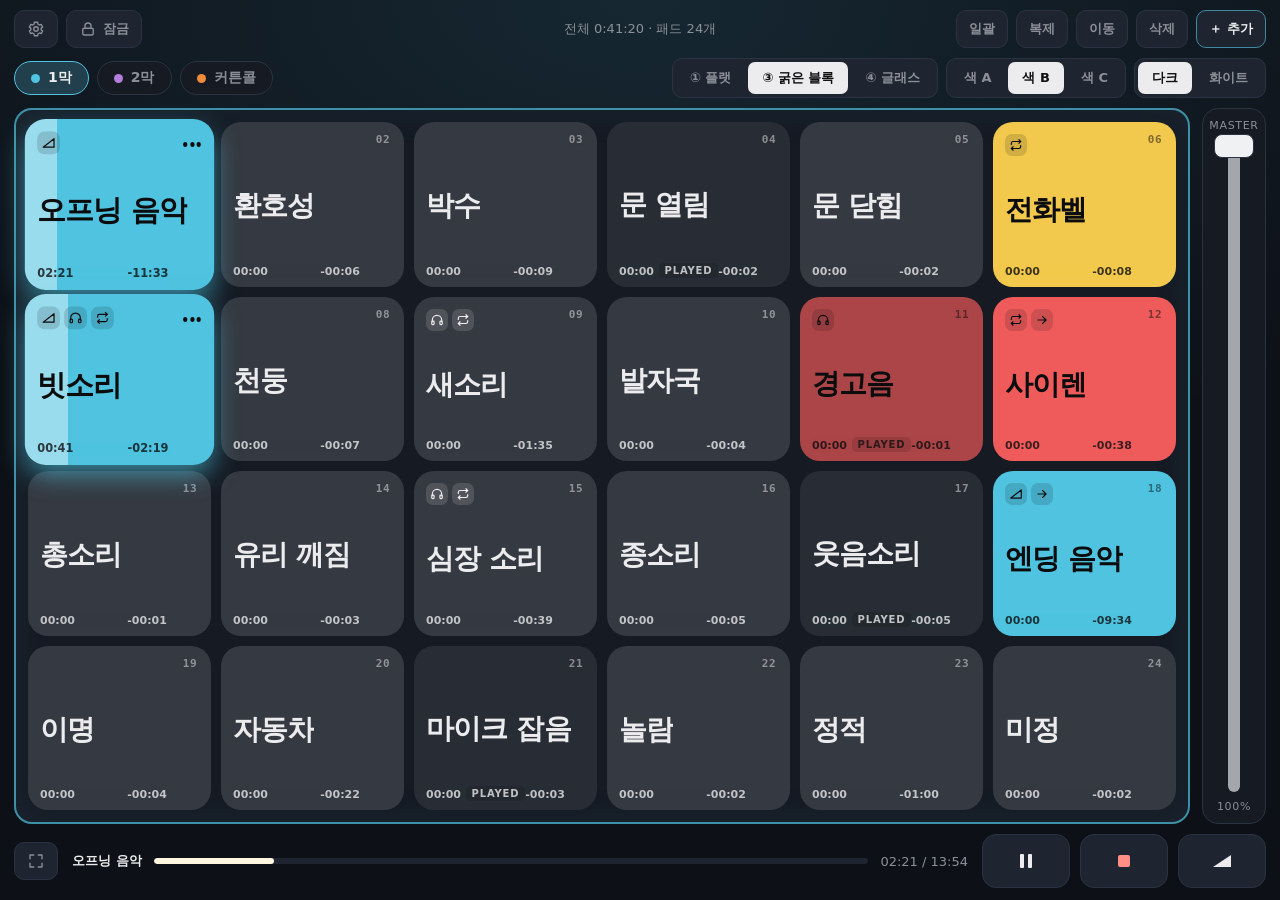
<file: docs/design/pad-mock.html>
<!doctype html>
<html lang="ko">
<head>
<meta charset="utf-8">
<meta name="viewport" content="width=device-width, initial-scale=1, viewport-fit=cover">
<title>DuckQ Board 시안</title>
<style>
:root{
  --bg0:#0c0d0f; --bg1:#141619; --bg2:#1d2024; --line:#2a2e34;
  --text:#ececee; --text-dim:#8b9098; --text-faint:#565b63;
  --lit:#fff6e0;
  --board:#56B4E9;
  --font:-apple-system,"Apple SD Gothic Neo","Pretendard","Noto Sans KR",system-ui,sans-serif;
}
/* 라이트: 차가운 밝은 회색 바탕 + 흰 껍데기. 색 8종은 그대로 */
[data-theme="light"]{
  --bg0:#e9ecf0; --bg1:#f6f7f9; --bg2:#ffffff; --line:#d3d8df;
  --text:#15181c; --text-dim:#59616b; --text-faint:#9099a4;
  --lit:#15181c;
  --pad-idle:#ffffff; --label-mix:#000; --label-pct:42%; --btn-press:#e4e7ec; --stop:#d2372b; --knob:#ffffff; --slider:#7a838f;
}
:root{--pad-idle:#16181b;--label-mix:#fff;--label-pct:62%;--btn-press:#2a2e34;--stop:#ff8f86;--knob:#f0f1f3;--slider:#c9ccd1}
*{box-sizing:border-box;-webkit-tap-highlight-color:transparent}
html,body{height:100%;margin:0}
body{background:var(--bg0);color:var(--text);font-family:var(--font);overflow:hidden;user-select:none;-webkit-user-select:none}
button{font-family:var(--font)}

.app{position:relative;height:100%;display:grid;grid-template-rows:auto auto 1fr auto;padding:10px 14px 12px;gap:10px;
  background:radial-gradient(120% 90% at 50% 0%,color-mix(in srgb,var(--board) 13%,transparent),transparent 62%),var(--bg0)}

/* 상단 */
.top{display:grid;grid-template-columns:1fr auto 1fr;align-items:center;gap:12px}
.grp{display:flex;gap:8px}.grp.r{justify-content:flex-end}
.total{font-size:13px;color:var(--text-dim);font-variant-numeric:tabular-nums}
.ibtn{height:38px;min-width:44px;padding:0 12px;border-radius:10px;border:1px solid var(--line);background:var(--bg2);color:var(--text-dim);font:600 13px var(--font);display:flex;align-items:center;justify-content:center;gap:6px}
.ibtn.on{color:var(--text);border-color:color-mix(in srgb,var(--board) 60%,var(--line))}
.ibtn svg{width:18px;height:18px;stroke:currentColor;fill:none;stroke-width:1.8;stroke-linecap:round;stroke-linejoin:round}

/* 시안 전환 (비교용, 실제 앱엔 없음) */
.switch{display:flex;background:var(--bg2);border:1px solid var(--line);border-radius:10px;padding:3px;gap:3px}
.switch button{border:0;background:none;color:var(--text-dim);font:700 13px var(--font);padding:7px 14px;border-radius:7px}
.switch button.on{background:var(--text);color:#111}

.tabsrow{display:flex;justify-content:space-between;align-items:center}
.tabs{display:flex;gap:8px}
.tab{--c:#888;height:34px;padding:0 16px;border-radius:999px;border:1px solid var(--line);background:var(--bg1);color:var(--text-dim);font:600 14px var(--font);display:flex;align-items:center;gap:8px}
.tab::before{content:"";width:9px;height:9px;border-radius:50%;background:var(--c)}
.tab.on{color:var(--text);background:color-mix(in srgb,var(--c) 22%,var(--bg1));border-color:var(--c)}

.stage{position:relative;display:grid;grid-template-columns:1fr 64px;gap:12px;min-height:0}
.tray{min-height:0;padding:12px;border-radius:18px;background:var(--bg1);
  border:2px solid color-mix(in srgb,var(--board) 70%,var(--bg1));
  box-shadow:inset 0 0 40px color-mix(in srgb,var(--board) 8%,transparent)}
.grid{height:100%;display:grid;grid-template-columns:repeat(6,1fr);grid-template-rows:repeat(4,1fr);gap:10px}

/* 패드 공통 */
.pad{--h:#56B4E9;--ink:#0b0c0e;
  position:relative;border:0;border-radius:16px;padding:10px 10px 8px;display:flex;flex-direction:column;justify-content:space-between;
  text-align:center;cursor:pointer;color:var(--text);overflow:hidden;
  transition:transform .06s,background .06s,box-shadow .06s}
.pad:active{transform:scale(.975)}
.icons{display:flex;gap:6px;min-height:14px;justify-content:flex-start}
.icons svg{width:14px;height:14px;stroke:currentColor;fill:none;stroke-width:2;stroke-linecap:round;stroke-linejoin:round;opacity:.85}
.label{font-weight:800;font-size:clamp(16px,2.1vw,22px);line-height:1.2;letter-spacing:-.02em;word-break:keep-all;display:-webkit-box;-webkit-line-clamp:2;-webkit-box-orient:vertical;overflow:hidden}
.meta{display:grid;grid-template-columns:1fr auto 1fr;font-size:11px;font-weight:600;font-variant-numeric:tabular-nums;align-items:end;opacity:.7}
.meta span:first-child{text-align:left}.meta span:last-child{text-align:right}
.meta b{font-size:10px;letter-spacing:.08em;visibility:hidden}
.pad.played .meta b{visibility:visible}
.bar{position:absolute;left:10px;right:10px;bottom:24px;height:5px;border-radius:3px;background:rgba(0,0,0,.25);opacity:0;overflow:hidden}
.bar i{display:block;height:100%;width:0;background:currentColor;border-radius:3px}
.pad.playing .bar{opacity:1}

/* ③ 굵은 색 블록 + 하드웨어 패드 디테일
   평소: 꽉 찬 색 · 안쪽 얇은 테두리(베젤) · 번호 · 옵션 칩
   재생 중: 면이 어두워지고 색이 테두리·글자·레벨미터로 옮겨간다 */
[data-style="3"] .pad{background:var(--h);color:var(--ink);border-radius:20px;padding:12px 12px 9px;box-shadow:none}
[data-style="3"] .icons,[data-style="3"] .label,[data-style="3"] .meta{position:relative}
[data-style="3"] .label{font-size:clamp(19px,2.6vw,28px);font-weight:900;letter-spacing:-.03em}
[data-style="3"] .icons{gap:4px;padding-right:34px}
[data-style="3"] .icons svg{width:22px;height:22px;padding:4px;border-radius:7px;background:color-mix(in srgb,var(--ink) 14%,transparent);opacity:1}
[data-style="1"] .idx,[data-style="1"] .eq,[data-style="4"] .idx,[data-style="4"] .eq{display:none!important}
.idx{position:absolute;top:11px;right:14px;font:800 11px ui-monospace,"SF Mono",Menlo,monospace;letter-spacing:.04em;opacity:.5}
.eq{position:absolute;top:11px;right:13px;display:none;gap:2.5px;align-items:flex-end;height:16px}
.eq i{width:4px;background:currentColor;border-radius:2px;height:5px;animation:eq .9s ease-in-out infinite}
.eq i:nth-child(2){animation-duration:.6s;animation-delay:-.2s}.eq i:nth-child(3){animation-duration:1.1s;animation-delay:-.5s}
@keyframes eq{0%,100%{height:4px}50%{height:16px}}
[data-style="3"] .meta{opacity:.78}
/* 재생 중: 색은 그대로 유지하고 더 밝아지며, 진행한 만큼 밝은 색이 왼쪽에서 차오른다. 테두리 없음 */
[data-style="3"] .pad.playing{--p:0%;
  background:linear-gradient(90deg,color-mix(in srgb,var(--h) 58%,#fff) var(--p),var(--h) var(--p));
  transform:scale(1.035);z-index:2;
  box-shadow:0 10px 26px -2px color-mix(in srgb,var(--h) 70%,transparent),0 2px 6px rgba(0,0,0,.25)}
[data-style="3"] .pad.playing .idx{display:none}
[data-style="3"] .pad.playing .eq{display:flex}
[data-style="3"] .pad.playing .bar{display:none}
[data-style="3"] .pad.played{background:color-mix(in srgb,var(--h) 70%,var(--bg0))}
[data-style="3"] .pad.played .meta b{background:color-mix(in srgb,var(--ink) 16%,transparent);padding:2px 6px;border-radius:5px;visibility:visible}

/* ① 플랫 : 그라데이션 없음. 평소엔 어두운 무채색 면 + 왼쪽 굵은 색 띠 + 색 글자.
   재생 중엔 면 전체가 색으로 차오르고(반전) 진행 바가 채워진다 → 평소와 재생 중이 정반대라 구분이 확실 */
[data-style="1"] .pad{background:var(--pad-idle);border-radius:16px;padding:10px 12px 9px 20px;
  box-shadow:inset 0 0 0 1px var(--line),inset 9px 0 0 var(--h)}
[data-style="1"] .icons,[data-style="1"] .label,[data-style="1"] .meta{position:relative}
[data-style="1"] .label{color:color-mix(in srgb,var(--h) var(--label-pct),var(--label-mix));text-align:left;font-size:clamp(16px,2.1vw,22px)}
[data-style="1"] .icons{color:color-mix(in srgb,var(--h) var(--label-pct),var(--label-mix))}
[data-style="1"] .pad.playing{background:var(--h);color:var(--ink);box-shadow:0 0 0 3px var(--lit),0 0 24px 2px color-mix(in srgb,var(--h) 55%,transparent)}
[data-style="1"] .pad.playing .label,[data-style="1"] .pad.playing .icons{color:var(--ink)}
[data-style="1"] .pad.playing .bar{background:color-mix(in srgb,var(--ink) 22%,transparent);left:20px}
[data-style="1"] .pad.played{box-shadow:inset 0 0 0 1px var(--line),inset 9px 0 0 color-mix(in srgb,var(--h) 40%,var(--pad-idle))}
[data-style="1"] .pad.played .label{opacity:.7}
[data-style="1"] .meta{padding-left:0}

/* ① 화이트: 흰 면 → 색이 차오르고 색 그림자가 번진다. 검은 테두리 없음 */
[data-theme="light"][data-style="1"] .pad{background:#f3f5f8;box-shadow:inset 0 0 0 1px var(--line),inset 9px 0 0 var(--h)}
[data-theme="light"][data-style="1"] .pad.playing{background:var(--h);transform:scale(1.03);z-index:2;
  box-shadow:0 12px 28px -4px color-mix(in srgb,var(--h) 80%,transparent),0 2px 6px rgba(0,0,0,.22)}
[data-theme="light"][data-style="1"] .pad.played{box-shadow:inset 0 0 0 1px var(--line),inset 9px 0 0 color-mix(in srgb,var(--h) 40%,#f3f5f8)}

/* ④ 글래스 : 반사 돔·아래 색 번짐 제거. 단색 반투명 면 + 가는 밝은 테두리 + 얇은 빛줄기.
   재생 중엔 색으로 차오르며 테두리가 밝아진다 (흐림 효과는 쓰지 않음) */
[data-style="4"] .pad{border-radius:22px;
  background:linear-gradient(115deg,rgba(255,255,255,.16) 0,rgba(255,255,255,0) 34%),color-mix(in srgb,var(--h) 48%,var(--pad-idle));
  box-shadow:inset 0 0 0 1px rgba(255,255,255,.22),inset 0 1px 0 rgba(255,255,255,.45)}
[data-style="4"] .icons,[data-style="4"] .label,[data-style="4"] .meta{position:relative}
[data-style="4"] .label{color:var(--text)}
[data-style="4"] .icons{color:var(--text)}
[data-style="4"] .pad.playing{background:linear-gradient(115deg,rgba(255,255,255,.28) 0,rgba(255,255,255,0) 40%),var(--h);color:var(--ink);
  box-shadow:inset 0 0 0 2px rgba(255,255,255,.9),0 0 26px 2px color-mix(in srgb,var(--h) 60%,transparent)}
[data-style="4"] .pad.playing .label,[data-style="4"] .pad.playing .icons{color:var(--ink)}
[data-style="4"] .pad.playing .bar{background:color-mix(in srgb,var(--ink) 22%,transparent)}
[data-style="4"] .pad.played{filter:saturate(.55)}
[data-theme="light"][data-style="4"] .pad{background:linear-gradient(115deg,rgba(255,255,255,.7) 0,rgba(255,255,255,0) 40%),color-mix(in srgb,var(--h) 30%,#fff);
  box-shadow:inset 0 0 0 1px rgba(255,255,255,.95),0 4px 14px color-mix(in srgb,var(--h) 30%,transparent)}
[data-theme="light"][data-style="4"] .label,[data-theme="light"][data-style="4"] .icons{color:color-mix(in srgb,var(--h) 30%,#000)}
[data-theme="light"][data-style="4"] .pad.playing .label,[data-theme="light"][data-style="4"] .pad.playing .icons{color:var(--ink)}

/* 마스터 */
.master{display:flex;flex-direction:column;align-items:center;gap:8px;padding:10px 0;border-radius:16px;background:var(--bg1);border:1px solid var(--line);font-size:11px;color:var(--text-dim);letter-spacing:.06em}
.slider{position:relative;flex:1;width:12px;border-radius:6px;background:var(--bg0)}
.slider i{position:absolute;inset:0;border-radius:6px;background:var(--slider);opacity:.8}
.slider u{position:absolute;left:50%;top:-6px;width:40px;height:24px;margin-left:-20px;border-radius:8px;background:var(--knob);border:1px solid var(--line)}

/* 하단 */
.bottom{display:grid;grid-template-columns:auto 1fr auto;align-items:center;gap:14px}
.scrub{display:grid;grid-template-columns:auto 1fr auto;gap:12px;align-items:center;font-size:13px;color:var(--text-dim);font-variant-numeric:tabular-nums}
.scrub .name{color:var(--text);font-weight:700}
.track{height:6px;border-radius:3px;background:var(--bg2);position:relative;overflow:hidden}
.track i{position:absolute;inset:0 auto 0 0;width:0;background:var(--lit);border-radius:3px}
.ctl{display:flex;gap:10px}
.cbtn{width:88px;height:54px;border-radius:14px;border:1px solid var(--line);background:var(--bg2);color:var(--text);display:flex;align-items:center;justify-content:center}
.cbtn:active{transform:scale(.96);background:var(--btn-press)}
.cbtn svg{width:24px;height:24px;fill:currentColor}
.cbtn.stop{color:var(--stop)}
[data-theme="light"] .switch button.on{background:#15181c;color:#fff}
[data-theme="light"][data-style="4"] .pad.playing{
  background:linear-gradient(115deg,rgba(255,255,255,.35) 0,rgba(255,255,255,0) 40%),var(--h);color:var(--ink);transform:scale(1.03);z-index:2;
  box-shadow:inset 0 0 0 2px rgba(255,255,255,.9),0 12px 28px -4px color-mix(in srgb,var(--h) 80%,transparent)}
[data-theme="light"][data-style="4"] .pad{background:linear-gradient(115deg,rgba(255,255,255,.7) 0,rgba(255,255,255,0) 40%),color-mix(in srgb,var(--h) 16%,#fff)}
[data-theme="light"][data-style="4"] .pad.playing{background:linear-gradient(115deg,rgba(255,255,255,.35) 0,rgba(255,255,255,0) 40%),var(--h)}

/* 색 조합 세트 (중립 바탕 + 8색). A는 기본값 */
[data-palette="B"]{--bg0:#0d1017;--bg1:#151a23;--bg2:#1e2430;--line:#2b3342;--pad-idle:#171c26}
[data-palette="B"][data-theme="light"]{--bg0:#e9edf4;--bg1:#f7f9fc;--bg2:#ffffff;--line:#d1d9e6;--pad-idle:#ffffff}
[data-palette="C"]{--bg0:#08090a;--bg1:#101113;--bg2:#1a1b1e;--line:#27292d;--pad-idle:#121315}
[data-palette="C"][data-theme="light"]{--bg0:#efefef;--bg1:#fafafa;--bg2:#ffffff;--line:#dadada;--pad-idle:#ffffff}

/* 색 없음 패드: 평소엔 중립, 재생 중엔 보드 색으로 켜진다(--h가 보드 색) */
[data-style="1"] .pad.none:not(.playing){box-shadow:inset 0 0 0 1px var(--line)}
[data-style="1"] .pad.none:not(.playing) .label,[data-style="1"] .pad.none:not(.playing) .icons{color:var(--text)}
[data-style="1"] .pad.none{padding-left:12px}
[data-style="1"] .pad.none .label{text-align:center}
[data-style="1"] .pad.none.playing .bar{left:10px}
[data-style="3"] .pad.none:not(.playing):not(.played){background:color-mix(in srgb,var(--text) 15%,var(--bg1));color:var(--text)}
[data-style="3"] .pad.none:not(.playing) .icons svg{background:color-mix(in srgb,var(--text) 14%,transparent)}
[data-style="3"] .pad.none.played{background:color-mix(in srgb,var(--text) 9%,var(--bg1));color:var(--text)}
[data-style="4"] .pad.none:not(.playing){background:linear-gradient(115deg,rgba(255,255,255,.14) 0,rgba(255,255,255,0) 34%),color-mix(in srgb,var(--text) 12%,var(--pad-idle))}
[data-theme="light"][data-style="4"] .pad.none:not(.playing){background:linear-gradient(115deg,rgba(255,255,255,.8) 0,rgba(255,255,255,0) 40%),color-mix(in srgb,var(--text) 6%,#fff)}
[data-theme="light"][data-style="4"] .pad.none:not(.playing) .label,[data-theme="light"][data-style="4"] .pad.none:not(.playing) .icons{color:var(--text)}
[data-theme="light"][data-style="3"] .pad.none:not(.playing):not(.played){background:#fff;box-shadow:inset 0 0 0 1px var(--line)}
</style>
</head>
<body data-style="3" data-palette="B">
<div class="app" id="app">
  <div class="top">
    <div class="grp">
      <button class="ibtn" aria-label="설정"><svg viewBox="0 0 24 24"><circle cx="12" cy="12" r="3"/><path d="M19 12a7 7 0 0 0-.1-1.2l2-1.5-2-3.4-2.3.9a7 7 0 0 0-2-1.2L14.2 3h-4.4l-.4 2.6a7 7 0 0 0-2 1.2l-2.3-.9-2 3.4 2 1.5A7 7 0 0 0 5 12c0 .4 0 .8.1 1.2l-2 1.5 2 3.4 2.3-.9c.6.5 1.3.9 2 1.2l.4 2.6h4.4l.4-2.6c.7-.3 1.4-.7 2-1.2l2.3.9 2-3.4-2-1.5c.1-.4.1-.8.1-1.2z"/></svg></button>
      <button class="ibtn" id="lock" aria-label="편집 잠금"><svg viewBox="0 0 24 24"><rect x="5" y="11" width="14" height="9" rx="2"/><path d="M8 11V8a4 4 0 0 1 8 0v3"/></svg><span>잠금</span></button>
    </div>
    <div class="total">전체 0:41:20 · 패드 24개</div>
    <div class="grp r">
      <button class="ibtn">일괄</button><button class="ibtn">복제</button><button class="ibtn">이동</button><button class="ibtn">삭제</button><button class="ibtn on">＋ 추가</button>
    </div>
  </div>

  <div class="tabsrow">
    <div class="tabs" id="tabs"></div>
    <div style="display:flex;gap:8px;flex-wrap:wrap;justify-content:flex-end">
      <div class="switch" id="sw"><button data-s="1">① 플랫</button><button data-s="3" class="on">③ 굵은 블록</button><button data-s="4">④ 글래스</button></div>
      <div class="switch" id="pl"><button data-p="A">색 A</button><button data-p="B" class="on">색 B</button><button data-p="C">색 C</button></div>
      <div class="switch" id="th"><button data-t="dark" class="on">다크</button><button data-t="light">화이트</button></div>
    </div>
  </div>

  <div class="stage">
    <div class="tray"><div class="grid" id="grid"></div></div>
    <div class="master"><span>MASTER</span><div class="slider"><i></i><u></u></div><span>100%</span></div>
  </div>

  <div class="bottom">
    <button class="ibtn" aria-label="전체화면"><svg viewBox="0 0 24 24"><path d="M4 9V4h5M20 9V4h-5M4 15v5h5M20 15v5h-5"/></svg></button>
    <div class="scrub"><span class="name" id="sname">—</span><div class="track"><i id="sfill"></i></div><span id="stime">00:00 / 00:00</span></div>
    <div class="ctl">
      <button class="cbtn" aria-label="전체 일시정지"><svg viewBox="0 0 24 24"><rect x="6" y="5" width="4" height="14" rx="1"/><rect x="14" y="5" width="4" height="14" rx="1"/></svg></button>
      <button class="cbtn stop" id="stopall" aria-label="전체 정지"><svg viewBox="0 0 24 24"><rect x="6" y="6" width="12" height="12" rx="2"/></svg></button>
      <button class="cbtn" aria-label="전체 페이드아웃"><svg viewBox="0 0 24 24"><path d="M3 18L21 6v12z"/></svg></button>
    </div>
  </div>
</div>

<script>
const PALS={
 A:{gray:'#9AA0A8',purple:'#CC79A7',orange:'#E69F00',green:'#00A67C',red:'#E5622A',blue:'#3E8FE0',yellow:'#F0E442',sky:'#56B4E9'}, // 색각이상 안전(Okabe-Ito 기반)
 B:{gray:'#9AA3AF',purple:'#B57EDC',orange:'#F08C3A',green:'#4FBF8B',red:'#EF5B5B',blue:'#5B8DEF',yellow:'#F2C94C',sky:'#4FC3E0'}, // 모던 앱
 C:{gray:'#B8C0CC',purple:'#D16BFF',orange:'#FF8A1F',green:'#2EE59D',red:'#FF4D5E',blue:'#3D7BFF',yellow:'#FFE14D',sky:'#38D5FF'}  // 네온 무대
};
const COLORS=Object.assign({},PALS.B);
const BOARDS=[{name:'1막',c:'sky'},{name:'2막',c:'purple'},{name:'커튼콜',c:'orange'}];
// [이름,색,길이(초),페이드인,루프,솔로,다음재생] — 페이드아웃은 대부분 켜짐이라 생략, 켜진 것만 아이콘으로 보임
const PADS=[
 ['오프닝 음악','sky',834,1,0,0,0],['환호성','none',6,0,0,0,0],['박수','none',9,0,0,0,0],['문 열림','none',2,0,0,0,0],['문 닫힘','none',2,0,0,0,0],['전화벨','yellow',8,0,1,0,0],
 ['빗소리','none',180,1,1,1,0],['천둥','none',7,0,0,0,0],['새소리','none',95,0,1,1,0],['발자국','none',4,0,0,0,0],['경고음','red',1,0,0,1,0],['사이렌','red',38,0,1,0,1],
 ['총소리','none',1,0,0,0,0],['유리 깨짐','none',3,0,0,0,0],['심장 소리','none',39,0,1,1,0],['종소리','none',5,0,0,0,0],['웃음소리','none',5,0,0,0,0],['엔딩 음악','sky',574,1,0,0,1],
 ['이명','none',4,0,0,0,0],['자동차','none',22,0,0,0,0],['마이크 잡음','none',3,0,0,0,0],['놀람','none',2,0,0,0,0],['정적','none',60,0,0,0,0],['미정','none',2,0,0,0,0]];
const IC={
 fi:'<svg viewBox="0 0 24 24"><path d="M3 19L21 5v14z"/></svg>',
 so:'<svg viewBox="0 0 24 24"><path d="M4 15v-3a8 8 0 0 1 16 0v3"/><rect x="3" y="14" width="4" height="6" rx="1.5"/><rect x="17" y="14" width="4" height="6" rx="1.5"/></svg>',
 lp:'<svg viewBox="0 0 24 24"><path d="M17 3l3 3-3 3"/><path d="M4 11V9a3 3 0 0 1 3-3h13"/><path d="M7 21l-3-3 3-3"/><path d="M20 13v2a3 3 0 0 1-3 3H4"/></svg>',
 nx:'<svg viewBox="0 0 24 24"><path d="M5 12h14M13 6l6 6-6 6"/></svg>'};
const ink=h=>{const[r,g,b]=[1,3,5].map(i=>parseInt(h.slice(i,i+2),16)/255).map(v=>v<=.03928?v/12.92:((v+.055)/1.055)**2.4);
  const L=.2126*r+.7152*g+.0722*b;return (1.05/(L+.05))>((L+.05)/.05)?'#ffffff':'#0b0c0e'};
const fmt=s=>{s=Math.max(0,Math.round(s));return String(Math.floor(s/60)).padStart(2,'0')+':'+String(s%60).padStart(2,'0')};
const app=document.getElementById('app'),grid=document.getElementById('grid'),tabs=document.getElementById('tabs');
const st=[];let last=null;

let curB=0;
function paint(i){const s=st[i];if(!s)return;const none=s.col==='none';const h=none?COLORS[BOARDS[curB].c]:COLORS[s.col];
  s.el.classList.toggle('none',none);s.el.style.setProperty('--h',h);s.el.style.setProperty('--ink',ink(h))}
function setBoard(i){curB=i;app.style.setProperty('--board',COLORS[BOARDS[i].c]);[...tabs.children].forEach((t,k)=>t.classList.toggle('on',k===i));st.forEach((_,k)=>paint(k))}
function recolorTabs(){[...tabs.children].forEach((t,k)=>t.style.setProperty('--c',COLORS[BOARDS[k].c]))}
BOARDS.forEach((b,i)=>{const t=document.createElement('button');t.className='tab';t.textContent=b.name;t.style.setProperty('--c',COLORS[b.c]);t.onclick=()=>setBoard(i);tabs.appendChild(t)});

PADS.forEach((p,i)=>{
  const[name,col,len,fi,lp,so,nx]=p;
  const el=document.createElement('button');el.className='pad';
  el.innerHTML=`<div class="icons">${fi?IC.fi:''}${so?IC.so:''}${lp?IC.lp:''}${nx?IC.nx:''}</div>
    <div class="idx">${String(i+1).padStart(2,'0')}</div><div class="eq"><i></i><i></i><i></i></div>
    <div class="label">${name}</div><div class="bar"><i></i></div>
    <div class="meta"><span>00:00</span><b>PLAYED</b><span>-${fmt(len)}</span></div>`;
  st[i]={el,len,col,t:0,on:false,played:false};
  el.onclick=()=>{const s=st[i];s.on=!s.on;if(s.on)last=i;else{s.played=true;s.t=0}render(i)};
  grid.appendChild(el);
});
st[0].on=true;st[0].t=140;st[6].on=true;st[6].t=40;last=0;
[3,10,16,20].forEach(i=>st[i].played=true);
function render(i){const s=st[i];s.el.classList.toggle('playing',s.on);s.el.classList.toggle('played',s.played&&!s.on)}
PADS.forEach((p,i)=>render(i));
setInterval(()=>{
  st.forEach((s,i)=>{if(!s.on)return;s.t+=.25;if(s.t>=s.len){s.on=false;s.played=true;s.t=0;render(i)}
    s.el.querySelector('.bar i').style.width=(s.t/s.len*100)+'%';s.el.style.setProperty('--p',(s.t/s.len*100)+'%');
    s.el.querySelector('.meta span:first-child').textContent=fmt(s.t);
    s.el.querySelector('.meta span:last-child').textContent='-'+fmt(s.len-s.t)});
  if(last!==null){const s=st[last];sname.textContent=PADS[last][0];sfill.style.width=(s.t/s.len*100)+'%';stime.textContent=fmt(s.t)+' / '+fmt(s.len)}
},250);
stopall.onclick=()=>st.forEach((s,i)=>{if(s.on){s.on=false;s.played=true;s.t=0;render(i)}});
lock.onclick=e=>e.currentTarget.classList.toggle('on');
sw.onclick=e=>{const b=e.target.closest('button');if(!b)return;document.body.dataset.style=b.dataset.s;[...sw.children].forEach(x=>x.classList.toggle('on',x===b))};
th.onclick=e=>{const b=e.target.closest('button');if(!b)return;document.body.dataset.theme=b.dataset.t;[...th.children].forEach(x=>x.classList.toggle('on',x===b))};
pl.onclick=e=>{const b=e.target.closest('button');if(!b)return;document.body.dataset.palette=b.dataset.p;Object.assign(COLORS,PALS[b.dataset.p]);[...pl.children].forEach(x=>x.classList.toggle('on',x===b));recolorTabs();setBoard(curB)};
setBoard(0);
</script>
</body>
</html>
</file>
<file: app/style.css>
/* DuckQ Board — 굵은 블록 · 색 세트 B · 다크/화이트 (원본: docs/DESIGN.md, 값: docs/design/pad-mock.html) */
:root{
  --bg0:#0d1017;--bg1:#151a23;--bg2:#1e2430;--line:#2b3342;
  --text:#ececee;--text-dim:#8b9098;--text-faint:#565b63;
  --lit:#fff6e0;--stop:#ff8f86;--knob:#f0f1f3;--slider:#c9ccd1;--btn-press:#2a3140;
  --board:#4FC3E0;
  --font:-apple-system,"Apple SD Gothic Neo","Pretendard","Noto Sans KR",system-ui,sans-serif;
  color-scheme:dark;
}
[data-theme="light"]{
  --bg0:#e9edf4;--bg1:#f7f9fc;--bg2:#ffffff;--line:#d1d9e6;
  --text:#15181c;--text-dim:#59616b;--text-faint:#9099a4;
  --lit:#15181c;--stop:#d2372b;--knob:#ffffff;--slider:#7a838f;--btn-press:#e4e7ec;
  color-scheme:light;
}
*{box-sizing:border-box;-webkit-tap-highlight-color:transparent}
html,body{height:100%;margin:0}
body{background:var(--bg0);color:var(--text);font-family:var(--font);overflow:hidden;
  user-select:none;-webkit-user-select:none;-webkit-touch-callout:none;touch-action:manipulation}
button{font-family:var(--font);color:inherit;touch-action:manipulation;cursor:pointer}
button:disabled{cursor:default}
[hidden]{display:none!important}
.vh{position:fixed;left:-1000px;top:0;width:1px;height:1px;opacity:0}  /* iOS: display:none인 파일 칸은 .click()이 안 먹는 경우가 있음 */

.app{position:relative;height:100%;display:grid;grid-template-rows:auto 1fr auto;gap:10px;
  padding:max(10px,env(safe-area-inset-top)) max(14px,env(safe-area-inset-right)) max(12px,env(safe-area-inset-bottom)) max(14px,env(safe-area-inset-left));
  background:radial-gradient(120% 90% at 50% 0%,color-mix(in srgb,var(--board) 13%,transparent),transparent 62%),var(--bg0)}

/* 위 */
.top{display:flex;align-items:center;gap:12px;min-width:0}
.top .tabs{flex:1}
.grp{display:flex;gap:8px}.grp.r{justify-content:flex-end}
.grp.r{flex:none}
/* 오른쪽 칸: 위 = 전체 시간·패드 수(또는 상태), 아래 = MASTER */
.side{display:flex;flex-direction:column;gap:10px;min-height:0}
.total{flex:none;height:104px;display:flex;flex-direction:column;align-items:center;justify-content:center;gap:2px;border-radius:16px;background:var(--bg1);border:1px solid var(--line);
  font-size:11px;color:var(--text-dim);font-variant-numeric:tabular-nums;text-align:center;line-height:1.25;padding:8px 2px;min-height:0;overflow:hidden}
.total b{color:var(--text);font-weight:700;font-size:12px}
.total i{width:24px;height:1px;background:var(--line);margin:6px 0}
.total.state b{font-size:22px}.total.state span{color:var(--text);font-weight:700;font-size:12px}
.ibtn{height:38px;min-width:44px;padding:0 12px;border-radius:10px;border:1px solid var(--line);background:var(--bg2);color:var(--text-dim);
  font:600 13px var(--font);display:flex;align-items:center;justify-content:center;gap:6px}
.ibtn:active{background:var(--btn-press)}
.ibtn.on{color:var(--text);border-color:color-mix(in srgb,var(--board) 60%,var(--line))}
.ibtn:disabled{opacity:.35}
.ibtn svg{width:18px;height:18px;stroke:currentColor;fill:none;stroke-width:1.8;stroke-linecap:round;stroke-linejoin:round}

/* 보드 탭 */
.tabs{display:flex;gap:8px;overflow-x:auto;scrollbar-width:none;min-width:0}
.tabs::-webkit-scrollbar{display:none}
.tab{--c:#888;flex:none;height:34px;padding:0 16px;border-radius:999px;border:1px solid var(--line);background:var(--bg1);color:var(--text-dim);
  font:600 14px var(--font);display:flex;align-items:center;gap:8px;white-space:nowrap}
.tab::before{content:"";width:9px;height:9px;border-radius:50%;background:var(--c)}
.tab.on{color:var(--text);background:color-mix(in srgb,var(--c) 22%,var(--bg1));border-color:var(--c)}
.tab.new{border-style:dashed;padding:0;width:34px;justify-content:center;font-size:18px}.tab.new::before{display:none}
.editing .tab.on::after{content:"✎";font-size:12px;opacity:.7}

/* 본판 */
.stage{position:relative;display:grid;grid-template-columns:1fr 64px;gap:12px;min-height:0}
.tray{min-height:0;padding:12px;border-radius:18px;background:var(--bg1);overflow-x:hidden;overflow-y:auto;overscroll-behavior:contain;-webkit-overflow-scrolling:touch;touch-action:pan-y;
  border:2px solid color-mix(in srgb,var(--board) 70%,var(--bg1));
  box-shadow:inset 0 0 40px color-mix(in srgb,var(--board) 8%,transparent)}
/* 한 화면에 6×4(보통)가 딱 맞는 줄 높이(--rowh, JS가 계산), 넘치면 세로 스크롤 */
.grid{--cols:6;position:relative;display:grid;grid-template-columns:repeat(var(--cols),minmax(0,1fr));grid-auto-rows:var(--rowh,140px);gap:10px;padding:4px 0}
.empty{grid-column:1/-1;min-height:200px;display:flex;align-items:center;justify-content:center;color:var(--text-dim);font-size:15px}

/* 패드 — 굵은 블록 (DESIGN §3) */
.pad{--h:#4FC3E0;--ink:#0b0c0e;--p:0%;
  position:relative;border:0;border-radius:20px;padding:12px 12px 9px;display:flex;flex-direction:column;justify-content:space-between;
  text-align:center;color:var(--ink);background:var(--h);overflow:hidden;min-width:0;min-height:0;touch-action:pan-y;
  transition:transform .06s,background-color .06s,box-shadow .06s}
.pad.press{transform:scale(.975)}
/* 윗줄 자리 고정: 인 · 루프 · (번호 가운데) · 솔로 · 아웃 */
.icons{position:relative;display:grid;grid-template-columns:22px 22px 1fr 22px 22px;gap:4px;min-height:22px}
.icons .slot{width:22px;height:22px;display:block}
.icons .slot:nth-child(3){grid-column:4}.icons .slot:nth-child(4){grid-column:5}
.icons svg{width:22px;height:22px;padding:4px;border-radius:7px;background:color-mix(in srgb,currentColor 14%,transparent);
  stroke:currentColor;fill:none;stroke-width:2;stroke-linecap:round;stroke-linejoin:round}
.idx{position:absolute;top:12px;left:50%;transform:translateX(-50%);font:800 15px ui-monospace,"SF Mono",Menlo,monospace;letter-spacing:.04em;opacity:.55;line-height:22px}
.pad .edit{position:absolute;top:10px;left:50%;margin-left:-13px;width:26px;height:26px;border-radius:8px;display:none;align-items:center;justify-content:center;
  font-size:14px;background:color-mix(in srgb,currentColor 16%,transparent)}
.editing .pad .edit{display:flex}.editing .pad .idx,.editing .pad .eq{display:none!important}
.eq{position:absolute;top:15px;left:50%;transform:translateX(-50%);display:none;gap:2.5px;align-items:flex-end;height:16px}
.eq i{width:4px;background:currentColor;border-radius:2px;height:5px;animation:eq .9s ease-in-out infinite}
.eq i:nth-child(2){animation-duration:.6s;animation-delay:-.2s}.eq i:nth-child(3){animation-duration:1.1s;animation-delay:-.5s}
@keyframes eq{0%,100%{height:4px}50%{height:16px}}
.paused .eq i{animation-play-state:paused}
.label{position:relative;flex:0 1 auto;min-height:0;font-weight:900;font-size:calc(var(--ls,1)*clamp(16px,2.2vw,23px));line-height:1.2;letter-spacing:-.03em;word-break:keep-all;overflow-wrap:anywhere;
  display:-webkit-box;-webkit-line-clamp:2;-webkit-box-orient:vertical;overflow:hidden}
.grid[data-cols="8"] .label{font-size:calc(var(--ls,1)*clamp(13px,1.7vw,18px))}
.grid[data-cols="4"] .label{font-size:calc(var(--ls,1)*clamp(19px,2.7vw,28px))}
@media (max-height:760px){.label{font-size:calc(var(--ls,1)*clamp(14px,1.95vw,20px))}.grid[data-cols="4"] .label{font-size:calc(var(--ls,1)*clamp(17px,2.35vw,25px))}}
/* 패드 글자 크기(설정): 보통 = 0.2보다 한 단계 작음 */
.grid[data-ls="s"]{--ls:.85}.grid[data-ls="l"]{--ls:1.2}
.meta{position:relative;display:grid;grid-template-columns:1fr auto 1fr;font-size:11px;font-weight:600;font-variant-numeric:tabular-nums;align-items:end;opacity:.78;white-space:nowrap}
.meta span:first-child{text-align:left}.meta span:last-child{text-align:right}
.meta b{font-size:10px;letter-spacing:.08em;visibility:hidden}

/* 재생 중: 색 유지 + 더 밝은 같은 색이 왼쪽에서 진행만큼 차오름 · 커짐 · 색 그림자 · 레벨미터 */
/* 재생 중 = 밝고 쨍한 색 + 겉 테두리(패드와 2px 띄움) + 진행 채움. 번짐·크게 키우기는 뺌(소유자 결정 2026-09-29) */
:root{--ring:#ffffff}[data-theme="light"]{--ring:#15181c}
.pad.playing{filter:saturate(1.35) brightness(1.12);background:linear-gradient(90deg,color-mix(in srgb,var(--h) 58%,#fff) var(--p),var(--h) var(--p));
  transform:scale(1.02);z-index:2;box-shadow:0 0 0 2px var(--bg1),0 0 0 5px var(--ring)}
.pad.playing.press{transform:scale(1)}
.pad.playing .idx{display:none}
.pad.playing .eq{display:flex}
/* 평소(재생 안 함) = 어둡고 탁한 색, 재생 중에만 원래 밝은 색 (소유자 결정 2026-09-29). PLAYED는 색은 그대로, 칩만 */
.pad[data-id]:not(.playing):not(.none){background:color-mix(in srgb,var(--h) 26%,#23262c);color:color-mix(in srgb,var(--text) 80%,transparent)}
[data-theme="light"] .pad[data-id]:not(.playing):not(.none){background:color-mix(in srgb,var(--h) 30%,#b4b9c2);color:var(--text)}
.pad.none:not(.playing){background:color-mix(in srgb,var(--text) 15%,var(--bg1));color:var(--text)}
[data-theme="light"] .pad.none:not(.playing){background:#fff;box-shadow:inset 0 0 0 1px var(--line)}
.pad.played .meta b{visibility:visible;background:color-mix(in srgb,currentColor 16%,transparent);padding:2px 6px;border-radius:5px}
/* 색 없음: 평소 중립, 재생 중엔 보드 색(--h)으로 켜짐 */
/* 불러오는 중 · 파일 없음 */
.pad.wait{opacity:.5}
.pad.bad .meta{opacity:1}
.pad.bad .meta span:last-child{color:var(--stop)}
/* 파일 넣기 칸 */
.pad.add{background:transparent;color:var(--text-dim);border:2px dashed var(--line);justify-content:center;gap:4px;font:700 15px var(--font)}
.pad.add big{font-size:30px;font-weight:300;line-height:1}
/* 편집 모드: 아이폰 홈 화면처럼 흔들림(편집 중에만 — 공연 중엔 안 움직임), 꾹 눌러 들어 올려 옮김 */
@keyframes jig{0%{transform:rotate(-1.2deg)}100%{transform:rotate(1.2deg)}}
.editing .pad[data-id]{animation:jig .14s ease-in-out infinite alternate}
.editing .pad[data-id]:nth-child(2n){animation-duration:.16s;animation-delay:-.07s}
.editing .pad[data-id]:nth-child(3n){animation-duration:.13s;animation-delay:-.04s}
/* 고른 패드: 오른쪽 위 동그라미가 채워지고 테두리 대신 살짝 떠 보임 */
.editing .pad .edit{border-radius:50%;border:2px solid currentColor;background:none;font-size:0}
.editing .pad.sel .edit{background:var(--text);border-color:var(--text);color:var(--bg0);font-size:15px;font-weight:900}
.pad.lift{animation:none!important;transition:none;z-index:9;pointer-events:none;opacity:.92;overflow:visible;box-shadow:0 14px 30px rgba(0,0,0,.35)}

/* MASTER */
.master{flex:1;min-height:200px;display:flex;flex-direction:column;align-items:center;gap:8px;padding:10px 0;border-radius:16px;background:var(--bg1);border:1px solid var(--line);
  font-size:11px;color:var(--text-dim);letter-spacing:.06em;font-variant-numeric:tabular-nums;touch-action:none}
.slider{position:relative;flex:1;width:12px;border-radius:6px;background:var(--bg0);margin:12px 0}
.slider::before{content:"";position:absolute;inset:-12px -26px}
.slider i{position:absolute;left:0;right:0;bottom:0;border-radius:6px;background:var(--slider);opacity:.8}
.slider u{position:absolute;left:50%;width:40px;height:24px;margin:-12px 0 0 -20px;border-radius:8px;background:var(--knob);border:1px solid var(--line)}

/* 아래 */
.bottom{display:grid;grid-template-columns:auto 1fr auto;align-items:center;gap:14px}
/* 아래 재생 줄: 최대 3줄, 최근 것이 위. 막대를 눌러·끌어 위치 옮기기 */
.plays{position:relative;display:flex;flex-direction:column;justify-content:center;gap:3px;height:92px;min-width:0}
.plays.open{justify-content:flex-end;height:auto;max-height:60vh;overflow-y:auto;position:absolute;left:66px;right:310px;bottom:max(12px,env(safe-area-inset-bottom));z-index:6;
  padding:8px;border-radius:14px;background:var(--bg1);border:1px solid var(--line);box-shadow:0 -8px 24px rgba(0,0,0,.3)}
.prow{display:grid;grid-template-columns:10px minmax(0,180px) 1fr auto 34px;align-items:center;gap:10px;height:28px;font-size:13px;color:var(--text-dim);font-variant-numeric:tabular-nums}
.pdot{width:10px;height:10px;border-radius:50%;background:var(--line)}
.pname{color:var(--text);font-weight:700;overflow:hidden;text-overflow:ellipsis;white-space:nowrap}
.prow.idle .pname{color:var(--text-dim);font-weight:600}.prow.idle .pdot{opacity:.4}
.ptrack{position:relative;height:28px;touch-action:none;cursor:pointer}
.ptrack::before{content:"";position:absolute;left:0;right:0;top:11px;height:6px;border-radius:3px;background:var(--bg2)}
.ptrack i{position:absolute;left:0;top:11px;height:6px;width:0;background:var(--lit);border-radius:3px}
.prow:not(.idle) .ptrack i::after{content:"";position:absolute;right:-7px;top:-4px;width:14px;height:14px;border-radius:50%;background:var(--lit)}
.prow.drag .ptrack::before,.prow.drag .ptrack i{top:9px;height:10px}
.ptime{min-width:92px;text-align:right;white-space:nowrap}
.pvol{font-weight:800;color:var(--text);margin-right:8px}
.pstop{width:34px;height:26px;border-radius:8px;border:1px solid var(--line);background:var(--bg2);color:var(--text);font-size:13px;padding:0}
.pstop:active{background:var(--btn-press)}
.pmore{height:26px;border-radius:8px;border:1px dashed var(--line);background:none;color:var(--text-dim);font:700 12px var(--font)}
.ctl{display:flex;gap:10px}
.cbtn{width:88px;height:54px;border-radius:14px;border:1px solid var(--line);background:var(--bg2);color:var(--text);display:flex;align-items:center;justify-content:center}
.cbtn:active,.cbtn.hit{transform:scale(.96);background:var(--btn-press)}
.cbtn svg{width:24px;height:24px;fill:currentColor}
.cbtn.stop{color:var(--stop)}
.cbtn.on{border-color:var(--text-dim);background:var(--btn-press)}

/* 시작·밀려남 가림막 */
.ov{position:fixed;inset:0;z-index:20;display:flex;flex-direction:column;align-items:center;justify-content:center;gap:18px;
  background:color-mix(in srgb,var(--bg0) 82%,transparent);color:var(--text-dim);font-size:15px;text-align:center}
.ov p{margin:0;line-height:1.5}
.go{min-width:260px;height:88px;border-radius:22px;border:0;background:var(--board);color:#0b0c0e;font:900 30px var(--font);letter-spacing:-.02em}
.go:active{transform:scale(.97)}
.inst{max-width:340px;margin:0 16px;padding:16px 18px;border-radius:16px;background:rgba(255,255,255,.08);text-align:center}
.inst b{font-size:18px}.inst p{margin:8px 0 0;font-size:15px;opacity:.9}
.steps{list-style:none;margin:12px 0 0;padding:0;display:flex;flex-direction:column;gap:10px;text-align:left;font-size:14px}
.steps li{display:flex;flex-direction:column;gap:4px}.steps img{width:100%;max-width:260px;border-radius:10px}.steps img.sm{width:64px}
.inst button{margin-top:12px;height:48px;padding:0 22px;border-radius:12px;border:0;background:var(--board);color:#0b0c0e;font:800 17px var(--font)}

/* 설정 판 (시트) */
.sheet-wrap{position:fixed;inset:0;z-index:10;background:rgba(0,0,0,.45);display:flex;justify-content:center;align-items:flex-start;padding:28px 16px}
.sheet{width:min(640px,100%);max-height:calc(100% - 20px);overflow-y:auto;-webkit-overflow-scrolling:touch;background:var(--bg1);border:1px solid var(--line);border-radius:20px;
  box-shadow:0 12px 32px rgba(0,0,0,.3)}
.sh-head{position:sticky;top:0;z-index:1;display:flex;align-items:center;justify-content:space-between;gap:12px;padding:14px 16px 12px;background:var(--bg1);border-bottom:1px solid var(--line)}
.sh-head b{font-size:17px}
.sh-body{padding:6px 16px 18px}
.row{display:flex;align-items:center;justify-content:space-between;gap:12px;padding:12px 0;border-bottom:1px solid color-mix(in srgb,var(--line) 60%,transparent)}
.row:last-child{border-bottom:0}
.row>label{font-weight:600;font-size:15px;flex:0 1 auto;min-width:0}
.row .end{flex:none}
.row .sub{display:block;font-size:12px;font-weight:400;color:var(--text-dim);margin-top:2px}
.row.col{flex-direction:column;align-items:stretch}
.row .end{display:flex;align-items:center;gap:8px;flex-wrap:wrap;justify-content:flex-end;min-width:0}
input.txt{width:100%;height:46px;border-radius:12px;border:1px solid var(--line);background:var(--bg0);color:var(--text);
  font:700 17px var(--font);padding:0 12px;-webkit-user-select:text;user-select:text}
.chips{display:flex;gap:8px;flex-wrap:wrap}
.chip{width:44px;height:44px;border-radius:12px;border:2px solid transparent;background:var(--c);position:relative}
.chip.none{background:color-mix(in srgb,var(--text) 15%,var(--bg1));font:600 12px var(--font);color:var(--text-dim)}
.chip.sel{border-color:var(--text);box-shadow:inset 0 0 0 2px var(--bg1)}
.sw{width:56px;height:32px;border-radius:16px;border:1px solid var(--line);background:var(--bg0);position:relative;flex:none}
.sw::after{content:"";position:absolute;top:3px;left:3px;width:24px;height:24px;border-radius:50%;background:var(--text-dim);transition:transform .12s}
.sw.on{background:var(--board);border-color:var(--board)}
.sw.on::after{transform:translateX(24px);background:#fff}
.step{display:flex;align-items:center;gap:8px}
.step button,.sbtn{min-width:44px;height:40px;border-radius:10px;border:1px solid var(--line);background:var(--bg2);font:600 15px var(--font);padding:0 12px}
.step button:active,.sbtn:active{background:var(--btn-press)}
.step output{min-width:58px;text-align:center;font:700 15px var(--font);font-variant-numeric:tabular-nums}
.step input[type=range]{width:130px;accent-color:var(--board)}
.step.off{opacity:.4}
.seg{display:flex;background:var(--bg0);border:1px solid var(--line);border-radius:10px;padding:3px;gap:3px;flex-wrap:wrap}
.seg button{border:0;background:none;color:var(--text-dim);font:700 14px var(--font);padding:8px 12px;border-radius:7px;min-height:36px}
.seg button.on{background:var(--text);color:var(--bg0)}
.sbtn.danger{color:var(--stop)}
select.sel{height:40px;border-radius:10px;border:1px solid var(--line);background:var(--bg2);color:var(--text);font:600 15px var(--font);padding:0 10px}
.info{font-size:13px;color:var(--text-dim);line-height:1.6;word-break:break-all}
.logbox{font:11px/1.4 ui-monospace,Menlo,monospace;color:var(--text-dim);background:var(--bg0);border-radius:10px;padding:8px;max-height:200px;overflow:auto;white-space:pre-wrap;-webkit-user-select:text;user-select:text}

/* 설정 대상 표시: 대상만 떨리고 나머지는 흐리게, 설정창은 대상 옆 말풍선(뒤를 덮지 않음) */
.focusing .pad[data-id]:not(.focus),.focusing .pad.add{opacity:.28}
.pad.focus{animation:jig .14s ease-in-out infinite alternate!important;box-shadow:0 0 0 3px var(--bg1),0 0 0 6px var(--text);z-index:3}
.focusing .tab:not(.focus){opacity:.35}
.tab.focus{animation:jig .14s ease-in-out infinite alternate;box-shadow:0 0 0 2px var(--bg0),0 0 0 4px var(--text)}
.sheet-wrap.anc{display:block;padding:0;background:rgba(0,0,0,.12)}
.sheet-wrap.anc .sheet{position:absolute;box-shadow:0 14px 40px rgba(0,0,0,.45)}
.arw{position:absolute;width:20px;height:20px;margin:-10px 0 0 -10px;background:var(--bg1);border:1px solid var(--line);transform:rotate(45deg)}  /* 반은 설정창에 가려져 꼬리처럼 보임 */
/* 페이드 줄(패드 설정·일괄 수정): 이름+켬/끔 한 줄, 시간은 아랫줄 오른쪽 */
.fhead2{display:flex;align-items:center;justify-content:space-between;gap:12px}
.fhead2 label{font-weight:600;font-size:15px}
.frow2 .end{justify-content:flex-end}
/* 페이드 설정: 목록 전체에 한 번에 */
.bulk{padding:8px 0 4px}.bulk>b{font-size:13px;color:var(--text-dim)}
.bulk .trow{margin-top:6px}.bulk .gap{flex:1}
.trow button.pri{background:var(--board);border-color:var(--board);color:#0b0c0e;padding:0 12px}
/* 일괄 수정: 제각각인 항목 */
.sub.mix{color:var(--board)}
.step.mixed output{color:var(--text-dim);font-size:13px}
.step.mixed input[type=range]{opacity:.35}
/* 여러 개 끌기: 나머지는 숨고 들린 패드에 개수 배지 */
.pad.gathered{display:none}
.pad.lift[data-n]::after{content:attr(data-n);position:absolute;top:-6px;right:-6px;min-width:30px;height:30px;padding:0 8px;border-radius:15px;
  background:var(--stop);color:#fff;font:800 15px/30px var(--font);text-align:center}
/* 곡별 페이드 상자: 보드 칩·한 번에·목록을 하나로 */
.fbox{margin:14px 0 4px;padding:14px;border:1px solid var(--line);border-radius:16px;background:color-mix(in srgb,var(--text) 4%,var(--bg1));display:flex;flex-direction:column;gap:10px}
.fbox-head b{font-size:16px}.fbox-head .sub{display:block;font-size:12px;color:var(--text-dim);margin-top:3px}.fbox>label{font-weight:700;font-size:14px;margin-top:4px}
.fbox .bulk{padding:0}.fbox .flist{padding:0}
.fbox .frow:last-child{border-bottom:0}
/* 곡별 페이드: 인·아웃 한 번에 바꾸기를 좌우로, 줄 앞 체크로 고르기 */
.bulk2{display:grid;grid-template-columns:1fr 1fr;gap:10px}
.bulk2 .bulk{padding:10px;border:1px solid var(--line);border-radius:12px;background:var(--bg1)}
.bhead{display:flex;align-items:center;justify-content:space-between;gap:8px}
.bhead .seg button{padding:4px 10px;min-height:30px}
.bulk .trow{justify-content:center}.bulk .trow.off{opacity:.35}
.bulk .trow:last-child button{flex:1}
.bulk .trow button:disabled{opacity:.4}
.frow.ck{grid-template-columns:34px minmax(0,1fr) 190px 190px;gap:8px}
.chk{width:30px;height:30px;border-radius:8px;border:2px solid var(--line);background:none;font:900 15px var(--font);color:transparent;padding:0}
.chk.on{background:var(--board);border-color:var(--board);color:#0b0c0e}
/* 페이드 모양 막대: 사다리꼴 = 곡, 왼쪽 비탈 = 인, 오른쪽 비탈 = 아웃 */
.env{position:relative;height:58px;border-radius:10px;background:var(--bg0);touch-action:none;cursor:ew-resize;margin-top:6px}
.env.small{height:40px;margin:0}
.env svg{position:absolute;inset:6px 0 0;width:100%;height:calc(100% - 6px)}
.env polygon{fill:color-mix(in srgb,var(--board) 45%,transparent);stroke:var(--board);stroke-width:1.2;vector-effect:non-scaling-stroke}
.env .eh{position:absolute;top:2px;width:14px;height:14px;margin-left:-7px;border-radius:50%;background:var(--text);box-shadow:0 0 0 3px var(--bg0)}
.env.drag .eh{transform:scale(1.2)}
.env .el{position:absolute;bottom:3px;font:700 11px var(--font);color:var(--text);font-variant-numeric:tabular-nums;pointer-events:none;text-shadow:0 0 4px var(--bg0)}
.env .el.in{left:8px}.env .el.out{right:8px}
.env.small .el{font-size:10px;bottom:2px}
.env.dim-in .el.in,.env.dim-out .el.out{color:var(--text-dim)}
.env.dim-in .eh:nth-of-type(1),.env.dim-out .eh:nth-of-type(2){opacity:.35}
.frow.ck{grid-template-columns:34px minmax(0,1fr) minmax(0,1.6fr)!important}
.env.one .eh:nth-of-type(1),.env.one .el.in{display:none}
.ehead{display:flex;justify-content:space-between}
.seg.sm button{padding:5px 12px;min-height:32px;font-size:13px}
/* 설정 창 아래: [취소] = 열기 전으로, [완료] */
.sh-foot{position:sticky;bottom:0;display:flex;justify-content:flex-end;gap:10px;padding:12px 16px;background:var(--bg1);border-top:1px solid var(--line)}
.sh-foot .sbtn{min-width:96px;height:44px}
/* [?] 설명 말풍선 */
.hl{position:relative;display:inline-flex;align-items:center;gap:6px}
.hname{cursor:pointer;white-space:nowrap}
.qbtn{width:22px;height:22px;border-radius:50%;border:1px solid var(--line);background:var(--bg2);color:var(--text-dim);font:800 12px var(--font);padding:0;flex:none}
.tip{position:absolute;left:0;top:calc(100% + 8px);z-index:5;width:min(300px,70vw);padding:10px 12px;border-radius:12px;background:var(--text);color:var(--bg0);
  font:500 13px/1.5 var(--font);box-shadow:0 8px 20px rgba(0,0,0,.35);white-space:normal}
.tip::before{content:"";position:absolute;left:14px;top:-6px;width:12px;height:12px;background:var(--text);transform:rotate(45deg)}
/* 편집 모드: 이름에 얇은 밑줄(꾹 누르면 이름 바꾸기) */
.editing .pad[data-id] .label{text-decoration:underline;text-decoration-thickness:1px;text-underline-offset:4px;text-decoration-color:color-mix(in srgb,currentColor 55%,transparent)}
.pad.rn .label{text-decoration-thickness:2px;text-decoration-color:currentColor}
.clr{position:relative;display:block;width:100%}
.clr>input{padding-right:40px!important}
.clrx{position:absolute;right:8px;top:50%;transform:translateY(-50%);width:26px;height:26px;border-radius:50%;border:0;padding:0;
  background:color-mix(in srgb,var(--text) 22%,transparent);color:var(--bg0);font:900 16px/26px var(--font);cursor:pointer}
.rn-box{position:fixed;z-index:40}
.rn-in{width:100%;height:48px;border-radius:10px;border:2px solid var(--board);background:var(--bg0);color:var(--text);
  font:800 18px var(--font);text-align:center;padding:0 8px;-webkit-user-select:text;user-select:text;box-shadow:0 8px 24px rgba(0,0,0,.4)}
/* 색 칩: 한 줄에 9개(좁으면 작아짐) */
.chips{flex-wrap:nowrap;gap:6px}
.chip{flex:1 1 0;min-width:0;max-width:44px;width:auto;height:auto;aspect-ratio:1}
.chip.none{font-size:11px}
/* 원래대로 ↺ */
.rst,.trow .rst{min-width:0;width:40px;height:40px;border-radius:50%;border:1px solid var(--line);background:var(--bg2);font:700 20px var(--font);padding:0;flex:none}
.rst:active{background:var(--btn-press)}
/* 패드 설정 머리줄: 제목 … [복제][보드 이동][삭제]  [닫기] */
.hact{display:flex;gap:6px;margin-left:auto;margin-right:10px}
.hact .sbtn,.hact select.sel{height:38px;font-size:14px;padding:0 10px}
/* 트림 양 끝 [◀ 시간 ▶] */
.tends{display:flex;justify-content:space-between;gap:8px;margin:4px 0 2px}
.tend{display:flex;align-items:center;gap:4px}
.tend>span{display:flex;flex-direction:column;align-items:center;min-width:64px;font:700 15px var(--font);font-variant-numeric:tabular-nums}
.tend small,.plab{font-size:11px;color:var(--text-dim);font-weight:600}
.nud{width:44px;height:40px;border-radius:10px;border:1px solid var(--line);background:var(--bg2);font:600 14px var(--font);touch-action:none}
.nud:active{background:var(--btn-press)}
.plab{margin-right:4px}
/* 편집 모드 아래 막대: 고른 패드 다루기 */
.editing .grid{padding-bottom:80px}  /* 아래 막대에 마지막 줄이 가리지 않게 */
.selbar{position:fixed;left:50%;bottom:calc(max(12px,env(safe-area-inset-bottom)) + 66px);transform:translateX(-50%);z-index:8;max-width:calc(100% - 28px);
  display:flex;align-items:center;gap:8px;flex-wrap:wrap;justify-content:center;padding:8px 10px;border-radius:16px;background:var(--bg2);border:1px solid var(--line);box-shadow:0 8px 24px rgba(0,0,0,.3)}
.selbar .cnt{font:700 14px var(--font);padding:0 6px;font-variant-numeric:tabular-nums}
.sbtn:disabled,select.sel:disabled{opacity:.4}
.sbtn.pri{background:var(--board);border-color:var(--board);color:#0b0c0e}
/* 페이드 설정 창 */
.flist{padding:6px 0}
.frow{display:grid;grid-template-columns:minmax(0,1fr) 190px 190px;gap:10px;align-items:center;padding:7px 0;border-bottom:1px solid color-mix(in srgb,var(--line) 50%,transparent)}
.frow.fhead{font-size:12px;color:var(--text-dim);font-weight:600}
.frow.fhead span:not(:first-child){text-align:center}
.fname{font-weight:700;font-size:14px;overflow:hidden;text-overflow:ellipsis;white-space:nowrap}
.mini{display:flex;align-items:center;gap:5px}
.mini button:not(.sw){width:36px;height:34px;border-radius:9px;border:1px solid var(--line);background:var(--bg2);font:600 15px var(--font)}
.mini output{min-width:44px;text-align:center;font:700 14px var(--font);font-variant-numeric:tabular-nums}
.mini.off button,.mini.off output{opacity:.35}
.toast{position:fixed;left:50%;bottom:90px;transform:translateX(-50%);z-index:30;background:var(--bg2);color:var(--text);border:1px solid var(--line);
  border-radius:12px;padding:10px 16px;font:600 14px var(--font);max-width:80%;text-align:center;display:flex;align-items:center;gap:14px}
.tact{border:0;background:var(--text);color:var(--bg0);font:700 14px var(--font);border-radius:9px;padding:0 14px;height:36px;flex:none}

/* 트림 막대: 파형 + 고른 구간 + 두 손잡이 */
.tbar{position:relative;height:72px;margin:10px 12px 6px;border-radius:10px;background:var(--bg0);color:var(--text-faint);touch-action:none}
.tbar::before{content:"";position:absolute;inset:0 -12px}  /* 양 끝 손잡이도 손가락으로 잡히게 */
.tbar canvas{position:absolute;inset:0;width:100%;height:100%;border-radius:10px}
.tsel{position:absolute;top:0;bottom:0;background:color-mix(in srgb,var(--board) 22%,transparent);box-shadow:inset 0 0 0 2px var(--board)}
.th{position:absolute;top:0;bottom:0;width:22px;margin-left:-11px}
.th::after{content:"";position:absolute;left:8px;top:14px;bottom:14px;width:6px;border-radius:3px;background:var(--board)}
.trow{display:flex;align-items:center;gap:8px;margin-top:8px;flex-wrap:wrap}
.trow>span:first-child{min-width:34px;font-weight:600;font-size:14px}
.trow button{min-width:48px;height:38px;border-radius:10px;border:1px solid var(--line);background:var(--bg2);font:600 14px var(--font)}
.trow button:active{background:var(--btn-press)}
.trow output{min-width:74px;text-align:center;font:700 15px var(--font);font-variant-numeric:tabular-nums}
.trow .sub{flex:1;font-size:13px;color:var(--text-dim)}

/* 좁은 화면(세로 아이패드·폰)에서도 가로로 안 넘치게 */
@media (max-width:820px){
  .cbtn{width:64px}.prow{grid-template-columns:10px minmax(0,90px) 1fr auto 34px}.ptime{min-width:0}
  .stage{grid-template-columns:1fr 52px}
}
/* MASTER 키우기 켜짐 */
#mVal.boost{color:#f59a3c;font-weight:900}
[data-theme="light"] #mVal.boost{color:#c25e00}
.master.over .slider i{background:#f59a3c;opacity:1}
[data-theme="light"] .master.over .slider i{background:#c25e00}
/* 작은 패드(8열): 표시 칸 줄임 */
[data-cols="8"] .icons{grid-template-columns:18px 18px 1fr 18px 18px;gap:2px;min-height:18px}
[data-cols="8"] .icons .slot,[data-cols="8"] .icons svg{width:18px;height:18px;padding:3px}
[data-cols="8"] .idx{font-size:13px;line-height:18px}
/* 루프·솔로는 상자 없이 기호만 (인·아웃만 상자) */
.icons .slot:nth-child(2) svg,.icons .slot:nth-child(3) svg{background:none}
/* 루프 N번·N초 표시: 루프 기호 오른쪽 아래 작게 */
.icons .slot{position:relative}
.vln{position:absolute;left:0;top:24px;font:800 10px/1 var(--font);white-space:nowrap;opacity:.85}
[data-cols="8"] .vln{top:19px}
.lpn{position:absolute;left:18px;bottom:-3px;font:800 10px/1 var(--font);white-space:nowrap;opacity:.85}
/* 볼륨 칸: 줄마다 막대가 남는 폭을 다 씀 */
.frow.ck.vrow .step{justify-content:flex-end}.frow.ck.vrow .step input[type=range]{flex:1;width:auto;min-width:60px}
/* 묻기 창 — 기본 confirm 대신(iOS 기본 팝업은 소리를 멈춤) */
.ask-wrap{position:fixed;inset:0;z-index:60;background:rgba(0,0,0,.5);display:flex;align-items:center;justify-content:center;padding:16px}
.ask{width:min(420px,100%);background:var(--bg1);border:1px solid var(--line);border-radius:16px;padding:20px;display:flex;flex-direction:column;gap:14px;box-shadow:0 20px 50px rgba(0,0,0,.4)}
.ask p{margin:0;color:var(--text);font-size:16px;line-height:1.5;white-space:pre-line;word-break:keep-all}
.ask-in{height:44px;padding:0 12px;border-radius:10px;border:1px solid var(--line);background:var(--bg2);color:var(--text);font:inherit;font-size:16px}
.ask-btns{display:flex;justify-content:flex-end;gap:8px}
.ask-btns .sbtn{min-width:88px}

/* 0.3.103 녹음 창 — 화면 전체를 덮어 녹음 중엔 다른 곳이 안 눌림 */
.rec-ov{position:fixed;inset:0;z-index:50;background:rgba(0,0,0,.6);display:flex;align-items:center;justify-content:center;padding:16px}
.rec-box{background:var(--bg2);color:var(--text);border:1px solid var(--line);border-radius:16px;padding:22px;width:min(360px,100%);display:flex;flex-direction:column;gap:12px;text-align:center}
.rec-head{font-size:18px;display:flex;align-items:center;justify-content:center;gap:10px}
.rec-time{font-size:30px;font-variant-numeric:tabular-nums}
.rec-dot{width:14px;height:14px;border-radius:50%;background:#e24b4a;animation:recb 1s infinite}
@keyframes recb{50%{opacity:.2}}
.rec-lv{height:10px;border-radius:5px;background:rgba(255,255,255,.12);overflow:hidden}
.rec-lv i{display:block;height:100%;width:0;background:#1d9e75;transition:width .08s}
.rec-sub{font-size:12px;opacity:.7}
.rec-stop{background:#c0392b;color:#fff;border:0;border-radius:12px;padding:16px;font-size:20px}
/* ＋ 추가 말풍선 (파일 넣기 / 녹음하기) */
.add-pop{position:fixed;z-index:45;background:var(--bg2);border:1px solid var(--line);border-radius:12px;padding:6px;display:flex;flex-direction:column;min-width:170px;box-shadow:0 8px 24px rgba(0,0,0,.35)}
.add-pop::before{content:'';position:absolute;top:-7px;right:22px;width:12px;height:12px;background:var(--bg2);border-left:1px solid var(--line);border-top:1px solid var(--line);transform:rotate(45deg)}
.add-pop button{background:none;border:0;color:var(--text);text-align:left;padding:12px 14px;font-size:16px;border-radius:8px}
.add-pop button:active{background:rgba(255,255,255,.08)}
.rec-dn{display:flex;align-items:center;justify-content:center;gap:8px;font-size:14px}
.rec-dn input{width:20px;height:20px}

/* 폰 (세로: 폭 600px 이하 · 가로: 높이 500px 이하 — 아이패드는 이 아래 줄을 하나도 안 씀) */
.ptabs{display:none}
@media (max-width:600px),(max-height:500px){
  .app{grid-template-rows:auto 1fr auto auto;gap:8px;padding-left:max(10px,env(safe-area-inset-left));padding-right:max(10px,env(safe-area-inset-right))}
  .top{gap:8px}
  .grp{gap:6px}
  .grp.r .ibtn{padding:0 10px}
  .grp.r .ibtn span{display:none}   /* 공연 모드·편집 글자 빼고 그림만 */
  /* 오른쪽 칸: 위 상태 칸 빼고 MASTER만 좁게 */
  .app .stage,.app .stage.qon,.app .stage.qon.qopen{grid-template-columns:1fr 44px;gap:8px}   /* cue.css보다 이기게 .app 붙임 */
  .side .total{display:none}
  .master{min-height:0}
  /* [큐] 탭: 패드 판 숨기고 큐 목록을 넓게 (큐보드 켰을 때만) */
  .app[data-pv="cue"] .stage.qon .tray{display:none}
  .app[data-pv="pad"] .stage.qon .qpanel{display:none}
  .app .stage.qon .qpanel .qtog{display:none}   /* 폰에선 늘 펼침 — 접기 대신 아래 탭 */
  .app .stage.qon .qpanel .qgo{height:80px}
  .tray{padding:8px}
  /* 아래: 재생 줄은 한 줄 통째, 그 아래 전체화면 · 일시정지 · 정지 · 페이드 */
  .bottom{grid-template-columns:auto 1fr;gap:8px}
  .bottom .plays{grid-column:1/-1;grid-row:1;height:auto;min-height:0}
  .plays:empty{display:none}
  .ctl{justify-content:flex-end;gap:8px}
  .cbtn{width:auto;flex:1;height:56px}
  .ctl{min-width:0}
  /* 설정 줄: 이름과 단추가 겹치면 단추를 아랫줄로 */
  .sheet .row{flex-wrap:wrap}
  .sheet .row>label,.sheet .row>.lab{flex:1 0 auto}
  .sheet .row .end{flex:0 1 auto;margin-left:auto}
  /* 패드 고르기 막대: 한 줄로(넘치면 옆으로 밀기) · 정지 단추 위에 */
  .selbar:not(.qsbar){left:10px!important;right:10px;transform:none;max-width:none!important;flex-wrap:nowrap;justify-content:flex-start;overflow-x:auto;scrollbar-width:none;bottom:calc(max(12px,env(safe-area-inset-bottom)) + 124px)}
  .selbar:not(.qsbar)>*{flex:none}
  /* 아래 탭 */
  .stage.qon~.bottom~.ptabs{display:grid}
  .ptabs{grid-template-columns:1fr 1fr;gap:6px}
  .ptabs button{height:44px;border-radius:12px;border:1px solid var(--line);background:var(--bg1);color:var(--text-dim);font:800 16px var(--font)}
  .ptabs button.on{background:var(--text);color:var(--bg0);border-color:var(--text)}
}
/* 폰 세로만: 패드 열 수 줄임 (크게 2 · 보통 3 · 작게 4) */
@media (max-width:600px){
  .app .stage .tray .grid[data-cols="4"]{--cols:2!important}
  .app .stage .tray .grid[data-cols="6"]{--cols:3!important}
  .app .stage .tray .grid[data-cols="8"]{--cols:4!important}
}
/* 폰 가로만: 높이가 귀하니 아래를 한 줄로 · 단추를 낮게 */
@media (max-height:500px) and (min-width:601px){
  .app{gap:6px;padding-top:max(6px,env(safe-area-inset-top));padding-bottom:max(6px,env(safe-area-inset-bottom))}
  .bottom{grid-template-columns:auto 1fr auto}
  .bottom #btnFull{grid-column:1;grid-row:1;height:44px}
  .bottom .plays{grid-column:2;grid-row:1}
  .plays:empty{display:block}
  .bottom .ctl{grid-column:3;grid-row:1}
  .cbtn{flex:none;width:72px;height:44px}
  .app .stage.qon .qpanel .qgo{height:56px}
  .ptabs button{height:36px}
  .tray .pad{padding:6px 10px}   /* 패드가 납작해 번호 빼고 이름을 보임 */
  .tray .pad .idx{display:none}
  .selbar:not(.qsbar){bottom:calc(max(6px,env(safe-area-inset-bottom)) + 96px)}
}
/* 목소리 바꾸기: 효과 단추 판 */
.vx-grid{display:grid;grid-template-columns:repeat(auto-fill,minmax(110px,1fr));gap:8px}
.sbtn.vx{min-height:52px;font-size:16px}
.sbtn.vx.on{background:var(--board);border-color:var(--board);color:#0b0c0e}
.yt-row{gap:8px}.yt-in{flex:1;min-width:0;height:40px;border-radius:10px;border:1px solid var(--line);background:var(--bg2);color:inherit;font:15px var(--font);padding:0 12px}
</file>
<file: app/cue.css>
/* 큐보드 — 설정에서 켰을 때만 쓰이는 모양(꺼 두면 .qon이 없어 판이 그대로) */
.qpanel{display:none}
.stage.qon{grid-template-columns:1fr 44px 64px}
.stage.qon.qopen{grid-template-columns:1fr 280px 64px}
@media (max-width:900px){.stage.qon{grid-template-columns:1fr 40px 52px}.stage.qon.qopen{grid-template-columns:1fr 220px 52px}}
.stage.qon .qpanel{display:flex;flex-direction:column;min-height:0;border:1px solid var(--line);border-radius:14px;background:var(--bg1);overflow:hidden}
.qhead{display:flex;align-items:center;gap:8px;padding:8px;border-bottom:1px solid var(--line);font:600 13px var(--font);color:var(--text-dim)}
.qhead span{flex:1}
.qtog{border:0;background:none;color:var(--text);font:800 13px var(--font);padding:6px 4px}
.qadd-b{border:1px solid var(--line);background:var(--bg2);color:var(--text);border-radius:10px;padding:7px 10px;font:700 13px var(--font)}
.qadd-b.on{background:var(--text);color:var(--bg0)}
.qhint{padding:6px 10px;font:600 12px var(--font);background:color-mix(in srgb,var(--text) 10%,transparent);color:var(--text)}
.qlist{flex:1;overflow-y:auto;overflow-x:hidden;min-height:0}
.qlist.full{max-height:none;border:1px solid var(--line);border-radius:12px}
.qempty{padding:14px 10px;font:500 13px var(--font);color:var(--text-dim);line-height:1.5}
.qrow{display:grid;grid-template-columns:30px minmax(0,1fr) auto 34px;gap:6px;align-items:center;padding:7px 6px 7px 4px;border-bottom:1px solid var(--line);color:var(--text);cursor:pointer;min-height:48px}
.qrow .qn{font:800 15px ui-monospace,"SF Mono",Menlo,monospace;color:var(--text-dim);text-align:center}
.qrow.q-ch{padding-left:14px;grid-template-columns:20px minmax(0,1fr) auto 34px;background:color-mix(in srgb,var(--text) 3%,transparent)}
.qrow.q-ch .qn{font-size:14px}
.qmain{display:flex;flex-direction:column;min-width:0;gap:1px}
.qname{font:700 14px var(--font);overflow:hidden;text-overflow:ellipsis;white-space:nowrap}
.qsub{font:600 11px var(--font);color:var(--text-dim);overflow:hidden;text-overflow:ellipsis;white-space:nowrap}
.qsub:empty{display:none}
.qact{font:700 11px var(--font);color:var(--text-dim);white-space:nowrap}
.qact.x{color:var(--text)}
.qed{width:32px;height:32px;border:1px solid var(--line);background:var(--bg2);color:var(--text);border-radius:9px;font:900 15px var(--font)}
.qrow.q-done{opacity:.42}
.qrow.q-sb{background:color-mix(in srgb,var(--board) 24%,transparent);box-shadow:inset 4px 0 0 var(--board);opacity:1}
.qrow.q-sb .qn{background:var(--text);color:var(--bg0);border-radius:8px;padding:3px 0}
.qrow.q-sb .qsub{color:var(--text);font-weight:800}
.qrow.q-run .qsub,.qrow.q-wait .qsub{color:var(--text);font-weight:800}
.qrow.q-run .qname{text-decoration:underline;text-decoration-color:var(--board);text-decoration-thickness:2px;text-underline-offset:3px}
.qrow.q-edit{background:color-mix(in srgb,var(--text) 9%,transparent)}
.qedit{padding:4px 10px 12px;border-bottom:1px solid var(--line);background:color-mix(in srgb,var(--text) 6%,transparent);display:flex;flex-direction:column;gap:6px}
.qsec small{display:block;margin-top:6px;font:700 12px var(--font);color:var(--text-dim)}
.qsec{display:flex;align-items:baseline;gap:8px;flex-wrap:wrap}
.qtrack{font:600 11px var(--font);color:var(--text-dim);opacity:.8}
.qaddbar .qdim{font-weight:500;color:var(--text-dim)}
.qnote{font:600 12px var(--font);color:var(--text-dim)}
.qopts{display:flex;flex-wrap:wrap;gap:6px}
.qc{border:1px solid var(--line);background:var(--bg2);color:var(--text);border-radius:999px;padding:7px 11px;font:700 12px var(--font);white-space:nowrap}
.qc.on{background:var(--text);color:var(--bg0);border-color:var(--text)}
.qedit .sel,.qedit .txt{width:100%;min-width:0}
.qedit .step{min-width:0}
.qedit .step input{min-width:60px;flex:1}
.qbtns{display:flex;flex-wrap:wrap;gap:6px;margin-top:8px}
.qhelp{padding:10px;font:500 12px/1.55 var(--font);color:var(--text);border-bottom:1px solid var(--line);background:color-mix(in srgb,var(--text) 5%,transparent)}
.qhelp b{display:inline-block;min-width:18px;padding:0 5px;margin-right:3px;border-radius:5px;background:var(--bg2);border:1px solid var(--line);font-weight:800;text-align:center}
.qhelp .qdim{margin-top:4px;color:var(--text-dim)}
.fbox .qhelp{border:1px solid var(--line);border-radius:10px;margin:6px 0}
.qaddbar{padding:8px 10px;font:600 12px var(--font);background:color-mix(in srgb,var(--text) 12%,transparent);color:var(--text);display:flex;flex-direction:column;gap:6px}
.qfoot{border-top:1px solid var(--line);padding:6px;display:flex;flex-direction:column;gap:6px}
.qnav{display:flex;gap:6px}
.qfoot .qnav .qb{flex:1}
.qb{height:36px;min-width:36px;border:1px solid var(--line);background:var(--bg2);color:var(--text);border-radius:10px;font:800 15px var(--font)}
.qb:disabled{opacity:.35}
.qb.on{background:var(--text);color:var(--bg0)}
.qhelp-b{height:30px;min-width:30px;font-size:13px}
.qnext{display:flex;align-items:baseline;gap:6px;min-width:0;padding:0 2px}
.qnext small{font:700 11px var(--font);color:var(--text-dim);flex:none}
.qnext b{font:800 13px var(--font);overflow:hidden;text-overflow:ellipsis;white-space:nowrap}
.qat{width:auto!important}
.qstrip{display:flex;flex-direction:column;align-items:center;gap:4px;overflow-y:auto;padding:4px 0;flex:1;min-height:0}
.qstrip .qn{width:32px;border-radius:8px;border:0;background:none;color:var(--text-dim);font:800 14px ui-monospace,"SF Mono",Menlo,monospace;padding:6px 0}
.qstrip .qn.q-done{opacity:.4}
.qstrip .qn.q-sb{background:var(--text);color:var(--bg0)}
.stage.qon:not(.qopen) .qpanel .qnav{flex-direction:column;align-items:center;padding:4px 0;gap:4px;border-bottom:1px solid var(--line)}
.stage.qon:not(.qopen) .qpanel .qb{width:34px;min-width:0;height:32px;font-size:13px}
/* 담는 중: 패드가 '넣기' 대상임을 조용히 */
.qadding .pad[data-id]{outline:2px dashed color-mix(in srgb,var(--text) 35%,transparent);outline-offset:-4px}
.pad.qadd{transform:scale(.94)}
.pad .qtag{position:absolute;right:12px;top:37px;width:22px;text-align:center;font-size:11px;font-weight:800;opacity:.7;pointer-events:none;white-space:nowrap}
[data-cols="8"] .pad .qtag{top:32px;width:18px;font-size:10px}
/* GO: 큐박스 맨 아래, 칸 폭 가득 (조작줄에선 재생바를 가렸음 2026-10-03) */
.cbtn.qgo{width:100%;height:64px;flex:none;flex-direction:row;justify-content:flex-start;gap:12px;padding:0 14px;font:900 28px/1 var(--font);letter-spacing:.08em;border:2px solid var(--text)}
.cbtn.qgo b{flex:none}
.cbtn.qgo .qgi{flex:1;min-width:0;display:flex;gap:8px;align-items:center;text-align:left;padding-left:12px;border-left:1px solid var(--line);letter-spacing:0}
.cbtn.qgo .qgl{display:flex;flex-direction:column;flex:none}
.cbtn.qgo .qgl[hidden]{display:none}
.cbtn.qgo .qgl em{height:20px;font:700 11px/20px var(--font);font-style:normal;color:var(--text-dim)}
.cbtn.qgo .qgw{flex:1;min-width:0;height:40px;overflow:hidden}
.cbtn.qgo .qgk{display:flex;flex-direction:column}
.cbtn.qgo .qgk div{height:20px;overflow:hidden;text-overflow:ellipsis;white-space:nowrap;font:600 12px/20px var(--font);color:var(--text-dim);transition:font-size .35s,color .35s,opacity .35s}
.cbtn.qgo .qgk div.a{font:800 15px/20px var(--font);color:var(--text)}
/* 밀어 올리기: 한 칸(20px) 위로 — 맨 위(나간 큐)는 흐려지며 사라지고, 둘째가 굵게 */
.cbtn.qgo .qgk.roll{transform:translateY(-20px);transition:transform .35s cubic-bezier(.2,.8,.2,1)}
.cbtn.qgo .qgk.roll div:first-child{opacity:0}
.cbtn.qgo .qgk.roll div:nth-child(2){font-size:15px;font-weight:800;color:var(--text)}
/* ⤒▲▼는 편집 때만 — 공연 중엔 GO만 (소유자 2026-10-03). 키보드 ←는 그대로 */
body:not(.editing) .qpanel .qnav{display:none}
.cbtn.qgo.wait .qgk div.a{opacity:1;font-weight:800;color:var(--board)}
.stage.qon:not(.qopen) .qpanel .qgo{width:auto;height:88px;margin:4px;padding:0;justify-content:center;font-size:15px;letter-spacing:0}
.stage.qon:not(.qopen) .qpanel .qgo .qgi{display:none}
/* 큐보드를 펼쳤을 때만 한 줄 패드 수를 줄임(줄 높이는 그대로) — 6→4, 8→6, 4→3. 접으면 원래대로 */
.stage.qopen .grid[data-cols="6"]{--cols:4!important}
.stage.qopen .grid[data-cols="8"]{--cols:6!important}
.stage.qopen .grid[data-cols="4"]{--cols:3!important}
.qact{display:flex;flex-direction:column;align-items:flex-end}
.qoff{font:700 10px var(--font);color:var(--text-dim)}
.qundo{border:1px solid var(--line);background:var(--bg2);color:var(--text);border-radius:10px;padding:8px;font:800 13px var(--font)}
.qscene{display:flex;justify-content:space-between;align-items:baseline;gap:8px;margin:8px 0 2px;padding:7px 10px;background:var(--bg2);border-radius:8px;cursor:pointer}
.qscene b{font:800 13px var(--font);overflow:hidden;text-overflow:ellipsis;white-space:nowrap}
.qscene small{font:700 10px var(--font);color:var(--text-dim);flex:none}
.qscene.q-done{opacity:.5}
.qstrip .qn.qsc{width:40px;padding:3px 0;font:800 10px/1.15 var(--font);white-space:normal;word-break:keep-all;color:#f0b35a;background:color-mix(in srgb,#f0b35a 18%,transparent)}
.qscene-b{margin-top:6px;width:100%}
.qn.sm{font-size:11px!important;letter-spacing:-.5px;word-break:break-all;line-height:1.1}
.qrow.q-bad .qsub{color:#f0b35a}
.qrow.q-bad .qname{text-decoration:line-through;text-decoration-color:#f0b35a}
.qnext.q2{opacity:.7}
.qnext.q2 span{font:700 12px var(--font);overflow:hidden;text-overflow:ellipsis;white-space:nowrap}
#qsheet{display:none}
@media print{
  body.qprint{background:#fff!important;color:#000}
  body.qprint>*:not(#qsheet){display:none!important}
  body.qprint #qsheet{display:block;font:12px/1.45 var(--font),sans-serif;color:#000}
  #qsheet .qs-head{display:flex;justify-content:space-between;align-items:baseline;border-bottom:2px solid #000;padding-bottom:4px;margin-bottom:6px}
  #qsheet .qs-head b{font-size:16px}
  #qsheet .qs-head span{font-size:11px;color:#444}
  #qsheet table{width:100%;border-collapse:collapse;table-layout:fixed}
  #qsheet th{text-align:left;font-size:11px;color:#444;border-bottom:1px solid #000;padding:4px}
  #qsheet td{border-bottom:1px solid #ccc;padding:5px 4px;vertical-align:top;word-break:keep-all}
  #qsheet tr{break-inside:avoid}
  #qsheet .qs-scene td{background:#eee;font-weight:800;border-top:1px solid #000;-webkit-print-color-adjust:exact;print-color-adjust:exact}
  #qsheet .qs-no{font-weight:800;font-size:14px}
  #qsheet .qs-snd{font-weight:700}
  #qsheet .qs-ch td{color:#333}
  #qsheet .qs-ch .qs-no{font-weight:400}
  @page{margin:12mm}
}
/* 0.3.67 화면 다듬기 — 말풍선 · 아래 단추 · 재생 줄 강조 */
.qlist{position:relative}
.qrow{position:relative}
.qrow.q-sb{background:none;box-shadow:inset 0 0 0 2px var(--board);border-radius:8px}
.qrow.q-sb .qn{background:none;color:var(--board);padding:0}
.qrow.q-sb .qsub{color:var(--board)}
.qrow.q-run{background:var(--board);color:#0b0c0e;opacity:1;border-radius:8px}
.qrow.q-run .qn,.qrow.q-run .qsub,.qrow.q-run .qact,.qrow.q-run .qoff{color:#0b0c0e}
.qrow.q-run .qname{text-decoration:none}
.qrow.q-run .qed{background:color-mix(in srgb,#fff 35%,transparent);border-color:transparent;color:#0b0c0e}
.qbar{position:absolute;left:0;bottom:0;height:4px;background:#0b0c0e;opacity:.55;border-radius:0 2px 2px 8px;transition:width .5s linear;pointer-events:none}
.qrow.q-edit{box-shadow:inset 0 0 0 2px var(--text);border-radius:8px}
.qaddrow{display:flex;gap:6px;padding:6px}
.qins{margin:2px 6px;padding:5px 8px;border:1.5px dashed var(--text);border-radius:8px;font:700 12px var(--font);color:var(--text);text-align:center}
.qaddrow .qadd-b{flex:1;height:40px}
.qpop-w{position:fixed;z-index:60}
.qpop-w[hidden]{display:none}
.qpop{max-height:min(560px,calc(100vh - 16px));overflow-y:auto;background:var(--bg1);border:1px solid color-mix(in srgb,var(--text) 30%,var(--line));border-radius:14px;padding:8px 12px 12px;display:flex;flex-direction:column;gap:6px;box-shadow:0 12px 32px rgba(0,0,0,.45)}
.qpop .sel,.qpop .txt{width:100%;min-width:0}
.qpop-h{display:flex;align-items:center;gap:8px}
.qpop-h b{flex:1;font:800 14px var(--font);overflow:hidden;text-overflow:ellipsis;white-space:nowrap}
.qpop-arrow{display:none;position:absolute;right:-8px;width:14px;height:14px;background:var(--bg1);border:1px solid color-mix(in srgb,var(--text) 30%,var(--line));border-left:0;border-bottom:0;transform:rotate(45deg)}
.qpop-w.side .qpop-arrow{display:block}
.qwait{display:flex;align-items:center;gap:8px;margin-top:2px}
.qwait small{font:700 12px var(--font);color:var(--text-dim);flex:1}
.qwait .qc{width:36px;padding:7px 0}
.qwait b{font:800 14px var(--font);min-width:56px;text-align:center}
.qmore{margin-top:6px;border:0;border-top:1px solid var(--line);background:none;color:var(--text-dim);font:700 12px var(--font);padding:8px 0 2px}
.qstrip .qn.q-run{background:var(--board);color:#0b0c0e}
.qstrip .qn.q-sb{background:none;box-shadow:inset 0 0 0 2px var(--board);color:var(--board)}
/* 0.3.68 [편집] 줄 단추 · 소리 바꾸기 · 말풍선 볼륨 막대 */
.qtools{display:flex;gap:3px;flex-shrink:0}
.qt{width:28px;height:30px;border:1px solid var(--line);background:var(--bg2);color:var(--text);border-radius:8px;font:800 12px var(--font);padding:0}
.qt:disabled{opacity:.3}
.qt.danger{color:#ff6b6b}
.qb.qedit-b{width:auto;padding:0 10px;font:700 12px var(--font)}
.qb.qedit-b.on{background:var(--text);color:var(--bg0)}
.qrow.q-pick{outline:2px dashed var(--text);outline-offset:-2px}
.qpop .step{min-width:0}
.qpop .step input{min-width:60px;flex:1}
/* 0.3.70 말풍선 상자(① 무엇을 ② 언제 ③ 언제 꺼짐 ④ 더 보기) · 머리 줄 [+ 담기][+ 장면] · 맨 위 [편집] 때 큐 줄 흔들림·끌기·고르기 */
.qbox{display:flex;flex-direction:column;gap:6px;padding:10px;border:1px solid var(--line);border-radius:12px;background:color-mix(in srgb,var(--text) 4%,transparent)}
.qbox-t{font:800 14px var(--font);color:var(--text)}
.qbox.more{padding:2px 10px 6px;background:none}
.qbox.more.open{padding-bottom:10px}
.qbox.more .qmore{margin:0;border:0;padding:8px 0;text-align:left}
.qopts.big{display:grid;grid-template-columns:repeat(3,1fr);gap:6px}
.qopts.big .qc{padding:12px 4px;font:800 15px var(--font);border-radius:12px}
.qb.qadd-s{width:auto;padding:0 8px;font:700 12px var(--font);white-space:nowrap}
.qb.qadd-s.on{background:var(--text);color:var(--bg0)}
.qhead{gap:6px}
.editing .qrow{animation:qjig .16s ease-in-out infinite alternate;touch-action:pan-y}
.editing .qscene{touch-action:pan-y}
.qscene.q-drag{position:relative;z-index:5;box-shadow:0 8px 20px rgba(0,0,0,.4)}
.qscene.q-over{box-shadow:inset 0 3px 0 var(--text)}
.qrow.q-gather{display:none}
.qrow.q-drag[data-n]::after{content:attr(data-n);position:absolute;top:-6px;right:-6px;min-width:24px;height:24px;padding:0 6px;border-radius:12px;background:var(--text);color:var(--bg0);font:800 13px/24px var(--font);text-align:center}
.editing .qrow:nth-child(even){animation-delay:-.08s}
@keyframes qjig{0%{transform:rotate(-.35deg)}100%{transform:rotate(.35deg)}}
.qrow.q-drag{animation:none!important;position:relative;z-index:5;background:var(--bg2);box-shadow:0 8px 20px rgba(0,0,0,.4);opacity:.95}
.qrow.q-over{box-shadow:inset 0 3px 0 var(--text)}
.qrow.q-sel{background:color-mix(in srgb,var(--text) 14%,transparent)}
.qchk{font-size:16px}
.qchk.on{background:var(--text);color:var(--bg0);border-color:var(--text)}
.qselbar .qopts{margin-top:6px}
.qc.danger{color:#ff6b6b}
.qpop .env{margin-top:2px}
.qrow.q-over.dn{box-shadow:inset 0 -3px 0 var(--text)}
/* 편집 화면 통일 (2026-10-01): 큐 줄 왼쪽부터 ⋯ · 정보 · 이름 · 번호(맨 오른쪽 — 큐 목록이 판 오른쪽이라) */
.qrow,.qrow.q-ch{grid-template-columns:34px auto minmax(0,1fr) 30px;grid-template-areas:"ed act main n";padding:7px 4px 7px 6px}
.qrow.q-ch{grid-template-columns:34px auto minmax(0,1fr) 20px;padding-left:6px;padding-right:14px}
.qrow .qed{grid-area:ed}.qrow .qact{grid-area:act;align-items:flex-start}.qrow .qmain{grid-area:main}.qrow .qn{grid-area:n}
/* 고르기 칸 = 패드 고르기 동그라미와 같은 모양 */
.qrow .qchk{width:26px;height:26px;padding:0;display:grid;place-items:center;line-height:1;justify-self:center;border-radius:50%;border:2px solid currentColor;background:none;font-size:0;color:var(--text)}
.qrow .qchk.on{background:var(--text);border-color:var(--text);color:var(--bg0);font-size:15px;font-weight:900}
/* 큐 팝업 = 패드 팝업(.selbar)과 같은 틀, 큐 목록 아래 가운데 */
.qpanel{position:relative}
.selbar.qsbar{position:absolute;left:6px;right:6px;bottom:88px;transform:none;max-width:none;z-index:6;gap:6px;padding:8px 6px}
.qsbar .cnt{width:100%;text-align:center}
.editing .qlist{padding-bottom:110px}
/* 트랙 이름 왼쪽 줄 맞춤: 정보 칸 너비를 고정(2026-10-01) */
.qrow,.qrow.q-ch{grid-template-columns:34px 66px minmax(0,1fr) 30px}
.qrow.q-ch{grid-template-columns:34px 66px minmax(0,1fr) 20px}
.qrow .qact,.qrow .qact small{min-width:0;max-width:66px;overflow:hidden;text-overflow:ellipsis}
.qrow .qmain{text-align:left;align-items:flex-start}
/* 0.3.74: 왼쪽부터 동작 단추 · 번호 · 이름/정보 — ⋯ 없앰, 동작 단추가 말풍선을 엶 (편집 중엔 맨 왼쪽에 고르기 동그라미) */
.qrow,.qrow.q-ch{grid-template-columns:66px 30px minmax(0,1fr);grid-template-areas:"act n main";padding:6px 8px 6px 6px}
.qrow.q-ch{grid-template-columns:66px 30px minmax(0,1fr)}
.editing .qrow,.editing .qrow.q-ch{grid-template-columns:30px 66px 30px minmax(0,1fr);grid-template-areas:"ed act n main"}
.qrow .qn{text-align:center}
.qact-b{min-height:36px;padding:3px 6px;border:1px solid var(--line);border-radius:9px;background:var(--bg2);font:inherit;color:inherit;text-align:left;justify-content:center;cursor:pointer}
.qact-b.on{border-color:var(--text);box-shadow:inset 0 0 0 1px var(--text)}
.qrow.q-run .qact-b{background:color-mix(in srgb,#fff 35%,transparent);border-color:transparent}
/* 0.3.75: 동작 단추는 작게(글자 크기 그대로), 꺼짐 정보는 그 아래 */
.qrow .qact{display:flex;flex-direction:column;align-items:flex-start;gap:2px}
.qact-b{min-height:0;padding:2px 5px;border-radius:6px;font:700 11px var(--font);line-height:1.3;justify-content:flex-start}
.qrow .qoff{font-size:10px;line-height:1.2;white-space:nowrap}
/* 다음 차례 큐의 패드: 두꺼운 테두리(울리는 중 = 채움과 구별) */
.pad.q-next{outline:3px solid var(--board);outline-offset:2px}
/* 0.3.80: 번호·이름/정보는 왼쪽, 동작 단추(▶ ■ ◢)는 오른쪽 끝에 오른쪽 정렬 (2026-10-01 소유자) */
.qrow,.qrow.q-ch{grid-template-columns:30px minmax(0,1fr) auto;grid-template-areas:"n main act";padding:6px 6px 6px 8px}
.editing .qrow,.editing .qrow.q-ch{grid-template-columns:30px 30px minmax(0,1fr) auto;grid-template-areas:"ed n main act"}
.qrow .qact{align-items:flex-end;text-align:right;max-width:96px}
.qrow .qoff{text-align:right}
/* 연결선: ▶ 줄과 끄는 줄만 잇는 세로선 3칸, 오른쪽 끝 — 칸마다 고정 색 (2026-10-01 소유자) */
.qlist .qrow,.qlist .qrow.q-ch{padding-right:26px}
.qlist .qscene{position:relative;padding-right:26px}
.qln{position:absolute;right:3px;top:0;bottom:0;width:18px;pointer-events:none}
.qscene .qln{top:-8px;bottom:-2px}
.qln i{position:absolute;width:2px;top:0;bottom:-1px;background:var(--lc);border-radius:1px}
.qln .qln-start{top:50%}
.qln .qln-end{bottom:50%}
/* 시작 ┐ · 끝 ┘ — 동작 단추 쪽으로 꺾어 "이 줄부터 이 줄까지" */
.qln .qln-start::before,.qln .qln-end::before{content:"";position:absolute;right:0;width:9px;height:2px;border-radius:1px;background:var(--lc)}
.qln .qln-start::before{top:0}
.qln .qln-end::before{bottom:0}
.qln .qln-dot::before{content:"";position:absolute;left:-2px;top:calc(50% - 3px);width:2px;height:2px;border-radius:50%;border:2px solid var(--lc);background:var(--bg1,#fff)}
.qln-x{position:absolute;right:2px;bottom:2px;font:800 10px var(--font);color:var(--text-dim)}
.qln-x.warn{color:#f0b35a}
.qrow.q-run .qln i{box-shadow:0 0 0 1px #0b0c0e}
/* 말풍선 볼륨 막대: 폭이 좁아 −/＋·값 칸을 줄이고 막대를 패드 설정(130px)만큼 */
.qpop .step{gap:6px}.qpop .step button{min-width:32px;height:34px;padding:0}.qpop .step output{min-width:46px;font-size:14px}.qpop .step input{min-width:110px}
/* 여기부터 (고른 큐 줄의 작은 단추 + 창) */
.qfh-b{display:block;margin-top:4px;padding:3px 8px;border:1px solid var(--line);border-radius:6px;background:transparent;color:var(--text);font:inherit;font-size:12px;cursor:pointer}
.qfh{display:flex;flex-direction:column;gap:6px;text-align:left;margin:6px 0}
.qfh-r{display:grid;grid-template-columns:22px 1fr;column-gap:6px;align-items:center;cursor:pointer}
.qfh-r small{grid-column:2;opacity:.7;font-size:12px}
.qfh-r.dim b{opacity:.6}
.qfh-w{font-size:13px;color:#e5484d}
/* 리허설 기록 (rehearse.js) */
.qb.qreh-b{width:auto;padding:0 8px;font:700 12px var(--font);white-space:nowrap}
.qb.qreh-b.on{background:#d33;color:#fff;border-color:#d33}
.ask.rh{max-width:min(640px,94vw);max-height:86vh;overflow:auto}
.rh-tabs{display:flex;gap:6px;flex-wrap:wrap;margin:8px 0}
.rh-t{width:100%;border-collapse:collapse;font:500 13px var(--font);margin:8px 0}
.rh-t th,.rh-t td{text-align:left;padding:6px 4px;border-bottom:1px solid var(--line)}
.rh-t th{color:var(--text-dim);font-weight:700}
.rh-t td:nth-child(-n+2){white-space:nowrap}
.rh-lv{font-family:monospace;letter-spacing:-1px;white-space:nowrap}

/* ② 리허설대로 알려 주기 — GO 깜빡임 */
.cbtn.qgo.qhint{animation:qhint .7s ease-in-out infinite alternate}
@keyframes qhint{from{background:var(--surface,transparent)}to{background:#f5b301;color:#111;border-color:#f5b301}}
@media (prefers-reduced-motion: reduce){.cbtn.qgo.qhint{animation:none;background:#f5b301;color:#111}}
</file>
